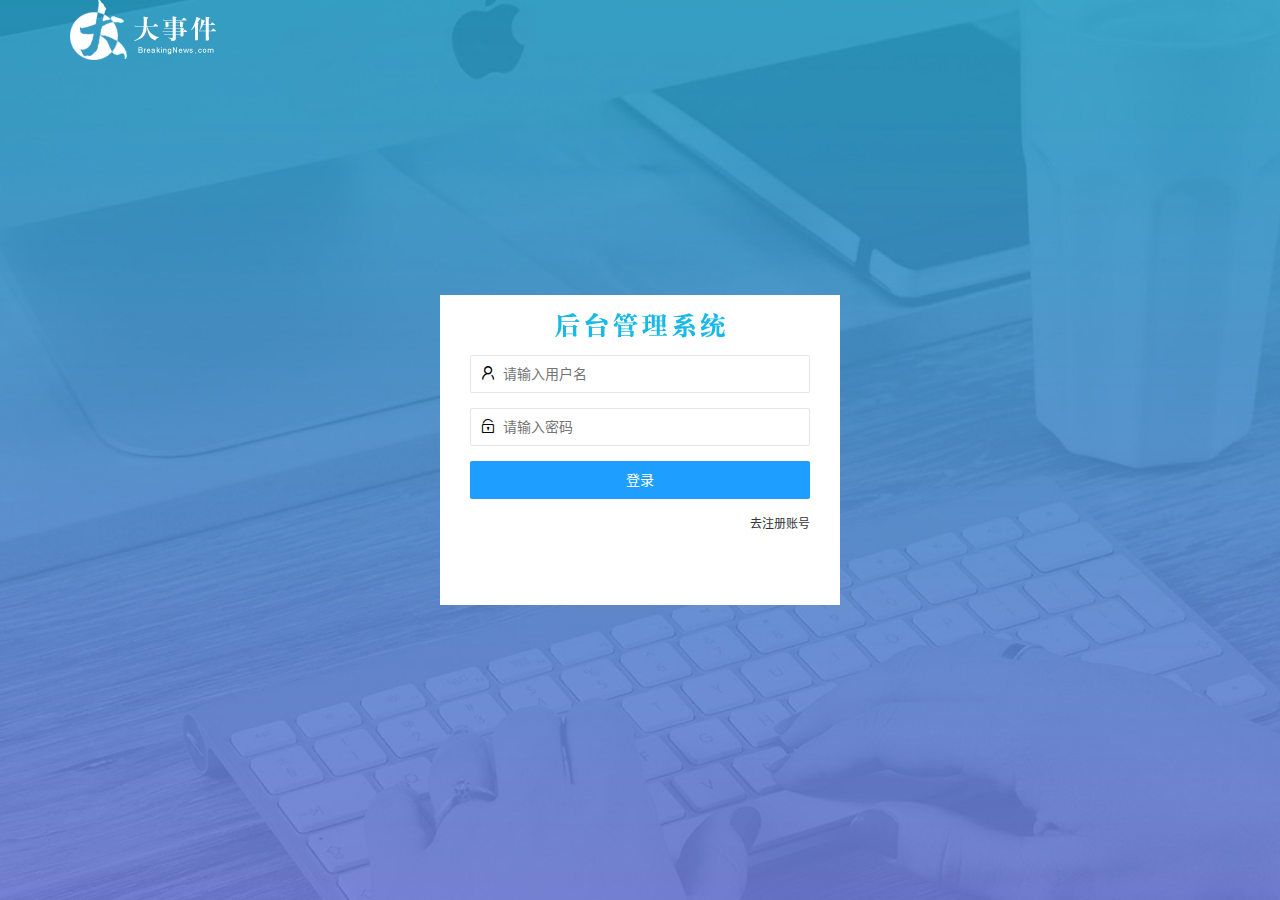
<file: login.html>
<!DOCTYPE html>
<html lang="zh-CN">
  <head>
    <meta charset="UTF-8" />
    <meta name="viewport" content="width=device-width, initial-scale=1.0" />
    <title>大事件-注册/登录页面</title>
    <!-- 引入layui样式 -->
    <link rel="stylesheet" href="/assets/lib/layui/css/layui.css" />
    <!-- 引入自己的样式文件 -->
    <link rel="stylesheet" href="assets/css/login.css" />
  </head>
  <body>
    <!-- logo区 -->
    <div class="layui-main">
      <img src="/assets/images/logo.png" alt="" />
    </div>
    <!-- 注册登录区域 -->
    <div class="loginAndRegBox">
      <!-- 标题区域 -->
      <div class="title-box"></div>
      <!-- 登录 -->
      <div class="login-box">
        <form class="layui-form" id="form-login">
          <!-- 用户名 -->
          <div class="layui-form-item">
            <i class="layui-icon layui-icon-username"></i>
            <input
              type="text"
              name="username"
              required
              lay-verify="required"
              placeholder="请输入用户名"
              autocomplete="off"
              class="layui-input"
            />
          </div>
          <!-- 密码 -->
          <div class="layui-form-item">
            <i class="layui-icon layui-icon-password"></i>
            <input
              type="password"
              name="password"
              required
              lay-verify="required|pwd"
              placeholder="请输入密码"
              autocomplete="off"
              class="layui-input"
            />
          </div>
          <!-- 登录按钮 -->
          <div class="layui-form-item">
            <!-- 注意：表单提交按钮和普通按钮的区别，就是 lay-submit 属性 -->
            <button
              class="layui-btn layui-btn-fluid layui-btn-normal"
              lay-submit
            >
              登录
            </button>
          </div>
          <div class="layui-form-item links">
            <a href="javascript:;" id="link-reg">去注册账号</a>
          </div>
        </form>
      </div>
      <!-- 注册 -->
      <div class="reg-box" style="display: none">
        <form class="layui-form" id="form-reg">
          <!-- 用户名 -->
          <div class="layui-form-item">
            <i class="layui-icon layui-icon-username"></i>
            <input
              type="text"
              name="username"
              required
              lay-verify="required"
              placeholder="请输入用户名"
              autocomplete="off"
              class="layui-input"
            />
          </div>
          <!-- 密码 -->
          <div class="layui-form-item">
            <i class="layui-icon layui-icon-password"></i>
            <input
              type="password"
              name="password"
              required
              lay-verify="required|pwd"
              placeholder="请输入密码"
              autocomplete="off"
              class="layui-input"
            />
          </div>
          <!-- 验证密码 -->
          <div class="layui-form-item">
            <i class="layui-icon layui-icon-password"></i>
            <input
              type="password"
              name="repassword"
              required
              lay-verify="required|pwd|repwd"
              placeholder="再次确认密码"
              autocomplete="off"
              class="layui-input"
            />
          </div>
          <!-- 注册按钮 -->
          <div class="layui-form-item">
            <!-- 注意：表单提交按钮和普通按钮的区别，就是 lay-submit 属性 -->
            <button
              class="layui-btn layui-btn-fluid layui-btn-normal"
              lay-submit
            >
              立即注册
            </button>
          </div>
          <div class="layui-form-item links">
            <a href="javascript:;" id="link-login">去登陆</a>
          </div>
        </form>
      </div>
    </div>
    <!-- 引入layui.all.js文件，校验必选项 -->
    <script src="/assets/lib/layui/layui.all.js"></script>
    <!-- 引入iquery -->
    <script src="/assets/lib/jquery.js"></script>
    <script src="/assets/js/baseAPI.js"></script>
    <!-- 引入自己的js -->
    <script src="/assets/js/login.js"></script>
  </body>
</html>
</file>
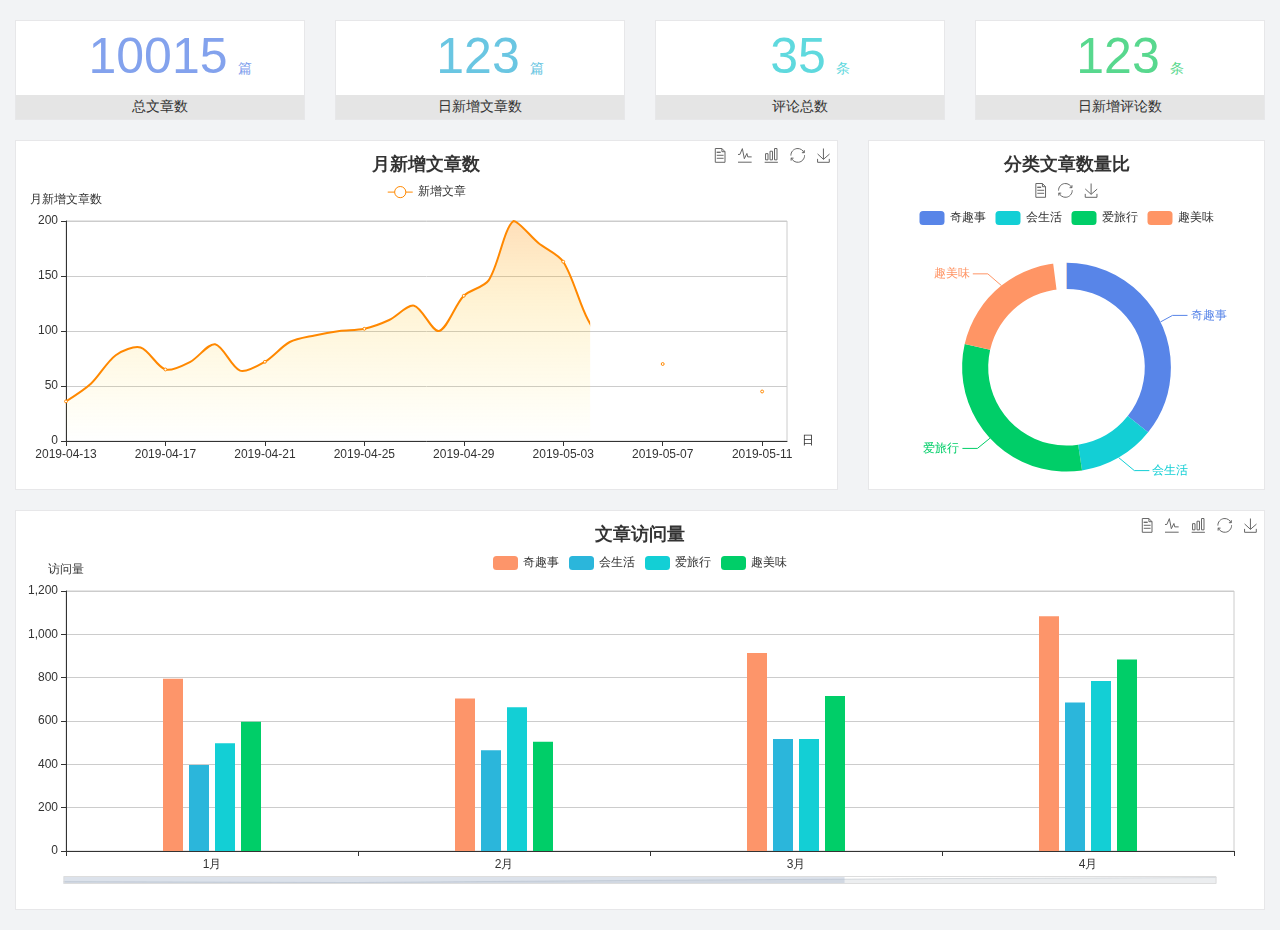
<file: home/dashboard.html>
<!DOCTYPE html>
<html lang="en">

<head>
  <meta charset="UTF-8">
  <meta name="viewport" content="width=device-width, initial-scale=1.0">
  <meta http-equiv="X-UA-Compatible" content="ie=edge">
  <title>图表统计</title>
  <link rel="stylesheet" href="../assets/lib/bootstrap.css" />
  <link rel="stylesheet" href="../assets/lib/main.css" />
  <script src="../assets/lib/jquery.js"></script>
  <script type="text/javascript" src="../assets/lib/echarts.min.js"></script>
</head>

<body>
  <div class="container-fluid">
    <div class="row spannel_list">
      <div class="col-sm-3 col-xs-6">
        <div class="spannel">
          <em>10015</em><span>篇</span>
          <b>总文章数</b>
        </div>
      </div>
      <div class="col-sm-3 col-xs-6">
        <div class="spannel scolor01">
          <em>123</em><span>篇</span>
          <b>日新增文章数</b>
        </div>
      </div>
      <div class="col-sm-3 col-xs-6">
        <div class="spannel scolor02">
          <em>35</em><span>条</span>
          <b>评论总数</b>
        </div>
      </div>
      <div class="col-sm-3 col-xs-6">
        <div class="spannel scolor03">
          <em>123</em><span>条</span>
          <b>日新增评论数</b>
        </div>
      </div>
    </div>
  </div>

  <div class="container-fluid">
    <div class="row curve-pie">
      <div class="col-lg-8 col-md-8">
        <div class="gragh_pannel" id="curve_show"></div>
      </div>
      <div class="col-lg-4 col-md-4">
        <div class="gragh_pannel" id="pie_show"></div>
      </div>
    </div>
  </div>

  <div class="container-fluid">
    <div class="column_pannel" id="column_show"></div>
  </div>

  <script>
    var oChart = echarts.init(document.getElementById('curve_show'));
    var aList_all = [
      { 'count': 36, 'date': '2019-04-13' },
      { 'count': 52, 'date': '2019-04-14' },
      { 'count': 78, 'date': '2019-04-15' },
      { 'count': 85, 'date': '2019-04-16' },
      { 'count': 65, 'date': '2019-04-17' },
      { 'count': 72, 'date': '2019-04-18' },
      { 'count': 88, 'date': '2019-04-19' },
      { 'count': 64, 'date': '2019-04-20' },
      { 'count': 72, 'date': '2019-04-21' },
      { 'count': 90, 'date': '2019-04-22' },
      { 'count': 96, 'date': '2019-04-23' },
      { 'count': 100, 'date': '2019-04-24' },
      { 'count': 102, 'date': '2019-04-25' },
      { 'count': 110, 'date': '2019-04-26' },
      { 'count': 123, 'date': '2019-04-27' },
      { 'count': 100, 'date': '2019-04-28' },
      { 'count': 132, 'date': '2019-04-29' },
      { 'count': 146, 'date': '2019-04-30' },
      { 'count': 200, 'date': '2019-05-01' },
      { 'count': 180, 'date': '2019-05-02' },
      { 'count': 163, 'date': '2019-05-03' },
      { 'count': 110, 'date': '2019-05-04' },
      { 'count': 80, 'date': '2019-05-05' },
      { 'count': 82, 'date': '2019-05-06' },
      { 'count': 70, 'date': '2019-05-07' },
      { 'count': 65, 'date': '2019-05-08' },
      { 'count': 54, 'date': '2019-05-09' },
      { 'count': 40, 'date': '2019-05-10' },
      { 'count': 45, 'date': '2019-05-11' },
      { 'count': 38, 'date': '2019-05-12' },
    ];

    let aCount = [];
    let aDate = [];

    for (var i = 0; i < aList_all.length; i++) {
      aCount.push(aList_all[i].count);
      aDate.push(aList_all[i].date);
    }

    var chartopt = {
      title: {
        text: '月新增文章数',
        left: 'center',
        top: '10'
      },
      tooltip: {
        trigger: 'axis'
      },
      legend: {
        data: ['新增文章'],
        top: '40'
      },
      toolbox: {
        show: true,
        feature: {
          mark: { show: true },
          dataView: { show: true, readOnly: false },
          magicType: { show: true, type: ['line', 'bar'] },
          restore: { show: true },
          saveAsImage: { show: true }
        }
      },
      calculable: true,
      xAxis: [
        {
          name: '日',
          type: 'category',
          boundaryGap: false,
          data: aDate
        }
      ],
      yAxis: [
        {
          name: '月新增文章数',
          type: 'value'
        }
      ],
      series: [
        {
          name: '新增文章',
          type: 'line',
          smooth: true,
          itemStyle: { normal: { areaStyle: { type: 'default' }, color: '#f80' }, lineStyle: { color: '#f80' } },
          data: aCount
        }],
      areaStyle: {
        normal: {
          color: new echarts.graphic.LinearGradient(0, 0, 0, 1, [{
            offset: 0,
            color: 'rgba(255,136,0,0.39)'
          }, {
            offset: .34,
            color: 'rgba(255,180,0,0.25)'
          }, {
            offset: 1,
            color: 'rgba(255,222,0,0.00)'
          }])

        }
      },
      grid: {
        show: true,
        x: 50,
        x2: 50,
        y: 80,
        height: 220
      }
    };

    oChart.setOption(chartopt);


    var oPie = echarts.init(document.getElementById('pie_show'));
    var oPieopt =
    {
      title: {
        top: 10,
        text: '分类文章数量比',
        x: 'center'
      },
      tooltip: {
        trigger: 'item',
        formatter: "{a} <br/>{b} : {c} ({d}%)"
      },
      color: ['#5885e8', '#13cfd5', '#00ce68', '#ff9565'],
      legend: {
        x: 'center',
        top: 65,
        data: ['奇趣事', '会生活', '爱旅行', '趣美味']
      },
      toolbox: {
        show: true,
        x: 'center',
        top: 35,
        feature: {
          mark: { show: true },
          dataView: { show: true, readOnly: false },
          magicType: {
            show: true,
            type: ['pie', 'funnel'],
            option: {
              funnel: {
                x: '25%',
                width: '50%',
                funnelAlign: 'left',
                max: 1548
              }
            }
          },
          restore: { show: true },
          saveAsImage: { show: true }
        }
      },
      calculable: true,
      series: [
        {
          name: '访问来源',
          type: 'pie',
          radius: ['45%', '60%'],
          center: ['50%', '65%'],
          data: [
            { value: 300, name: '奇趣事' },
            { value: 100, name: '会生活' },
            { value: 260, name: '爱旅行' },
            { value: 180, name: '趣美味' }
          ]
        }
      ]
    };
    oPie.setOption(oPieopt);



    var oColumn = this.echarts.init(document.getElementById('column_show'));
    var oColumnopt =
    {
      title: {
        text: '文章访问量',
        left: 'center',
        top: '10'
      },
      tooltip: {
        trigger: 'axis'
      },
      legend: {
        data: ['奇趣事', '会生活', '爱旅行', '趣美味'],
        top: '40'
      },
      toolbox: {
        show: true,
        feature: {
          mark: { show: true },
          dataView: { show: true, readOnly: false },
          magicType: { show: true, type: ['line', 'bar'] },
          restore: { show: true },
          saveAsImage: { show: true }
        }
      },
      calculable: true,
      xAxis: [
        {
          type: 'category',
          data: ['1月', '2月', '3月', '4月', '5月']
        }
      ],
      yAxis: [
        {
          name: '访问量',
          type: 'value'
        }
      ],
      series: [
        {
          name: '奇趣事',
          type: 'bar',
          barWidth: 20,
          itemStyle: {
            normal: { areaStyle: { type: 'default' }, color: '#fd956a' }
          },
          data: [800, 708, 920, 1090, 1200]
        },
        {
          name: '会生活',
          type: 'bar',
          barWidth: 20,
          itemStyle: {
            normal: { areaStyle: { type: 'default' }, color: '#2bb6db' }
          },
          data: [400, 468, 520, 690, 800]
        },
        {
          name: '爱旅行',
          type: 'bar',
          barWidth: 20,
          itemStyle: {
            normal: { areaStyle: { type: 'default' }, color: '#13cfd5' }
          },
          data: [500, 668, 520, 790, 900]
        },
        {
          name: '趣美味',
          type: 'bar',
          barWidth: 20,
          itemStyle: {
            normal: { areaStyle: { type: 'default' }, color: '#00ce68' }
          },
          data: [600, 508, 720, 890, 1000]
        }
      ],
      grid: {
        show: true,
        x: 50,
        x2: 30,
        y: 80,
        height: 260
      },
      dataZoom: [//给x轴设置滚动条
        {
          start: 0,//默认为0
          end: 100 - 1000 / 31,//默认为100
          type: 'slider',
          show: true,
          xAxisIndex: [0],
          handleSize: 0,//滑动条的 左右2个滑动条的大小
          height: 8,//组件高度
          left: 45, //左边的距离
          right: 50,//右边的距离
          bottom: 26,//右边的距离
          handleColor: '#ddd',//h滑动图标的颜色
          handleStyle: {
            borderColor: "#cacaca",
            borderWidth: "1",
            shadowBlur: 2,
            background: "#ddd",
            shadowColor: "#ddd",
          }
        }]
    };
    oColumn.setOption(oColumnopt);
  </script>
</body>

</html>
</file>
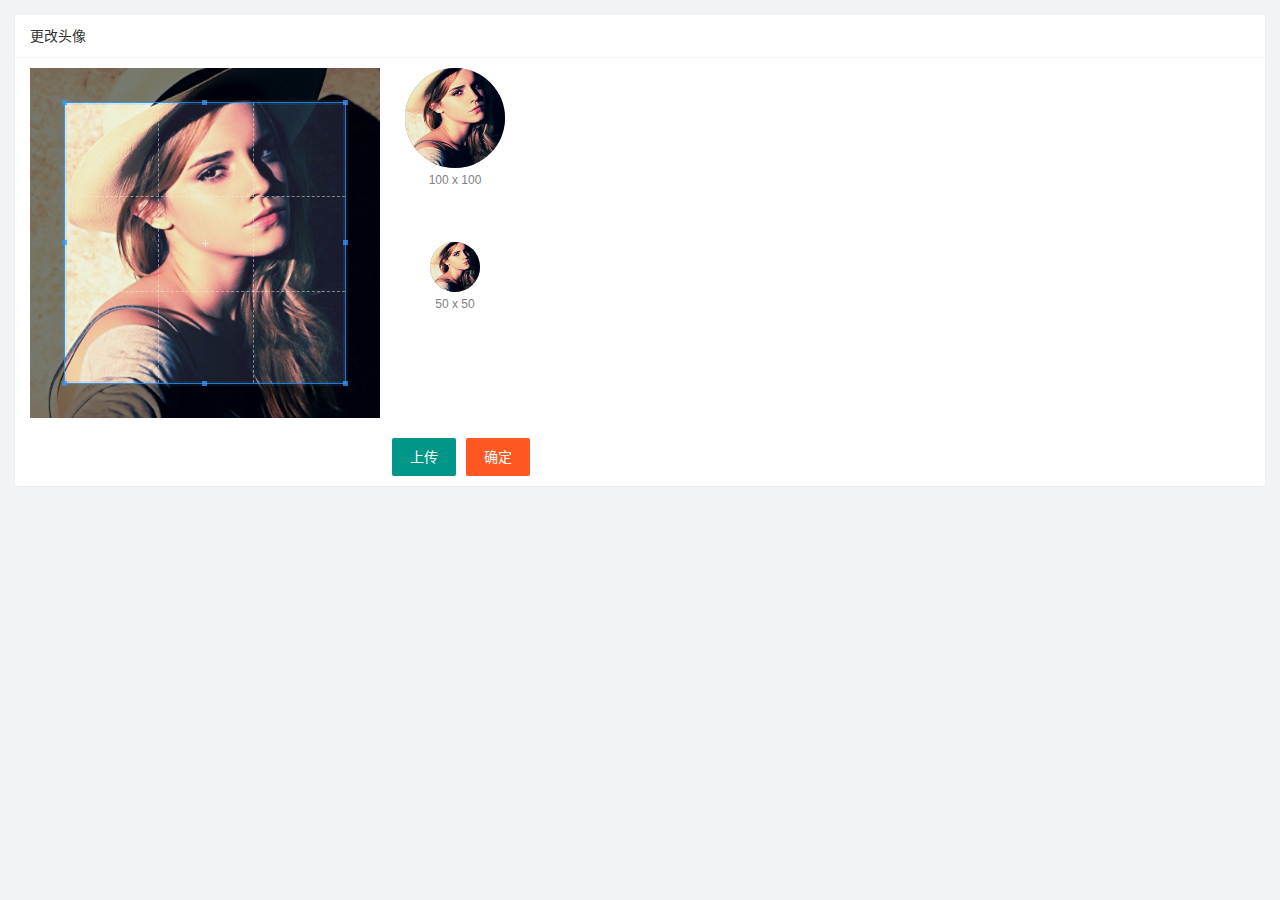
<file: user/user-avatar.html>
<!DOCTYPE html>
<html lang="zh-CN">
  <head>
    <meta charset="UTF-8" />
    <meta name="viewport" content="width=device-width, initial-scale=1.0" />
    <title>更换头像</title>
    <link rel="stylesheet" href="/assets/lib/layui/css/layui.css" />
    <link rel="stylesheet" href="/assets/lib/cropper/cropper.css" />
    <link rel="stylesheet" href="/assets/css/user/user-avatar.css" />
  </head>
  <body>
    <div class="layui-card">
      <div class="layui-card-header">更改头像</div>
      <div class="layui-card-body">
        <div class="row1">
            <!-- 图片裁剪区域 -->
            <div class="cropper-box">
              <!-- 这个 img 标签很重要，将来会把它初始化为裁剪区域 -->
              <img id="image" src="/assets/images/sample.jpg" />
            </div>
            <!-- 图片的预览区域 -->
            <div class="preview-box">
              <div>
                <!-- 宽高为 100px 的预览区域 -->
                <div class="img-preview w100"></div>
                <p class="size">100 x 100</p>
              </div>
              <div>
                <!-- 宽高为 50px 的预览区域 -->
                <div class="img-preview w50"></div>
                <p class="size">50 x 50</p>
              </div>
            </div>
          </div
          <!-- 第二行的按钮区域 -->
          <div class="row2">
              <input type="file" id="file" accept="image/png,image/jpeg">
            <button id="btnChooseImage" type="button"   class="layui-btn">上传</button>
            <button id="btnUpload" type="button" class="layui-btn layui-btn-danger">确定</button>
          </div>
      </div>
    </div>
    <script src="/assets/lib/layui/layui.all.js"></script>
    <script src="/assets/lib/jquery.js"></script>
    <script src="/assets/lib/cropper/Cropper.js"></script>
    <script src="/assets/lib/cropper/jquery-cropper.js"></script>
    <script src="/assets/js/baseAPI.js"></script>
    <script src="/assets/js/user-avatar.js"></script>
  </body>
</html>
</file>
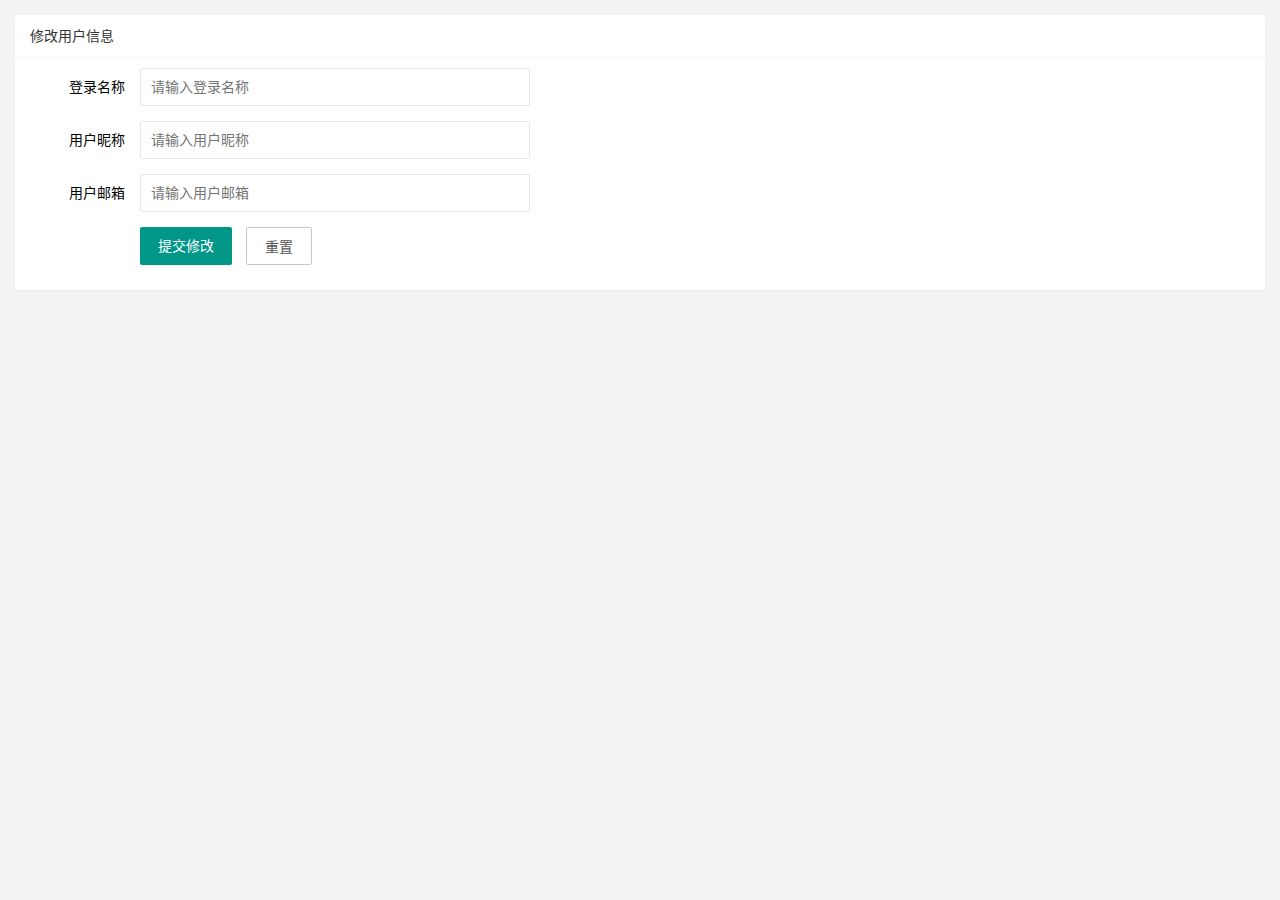
<file: user/user-info.html>
<!DOCTYPE html>
<html lang="zh-CN">
  <head>
    <meta charset="UTF-8" />
    <meta name="viewport" content="width=device-width, initial-scale=1.0" />
    <title>Document</title>
    <link rel="stylesheet" href="/assets/lib/layui/css/layui.css" />
    <link rel="stylesheet" href="/assets/css/user/user-info.css" />
  </head>
  <body>
    <div class="layui-card">
      <div class="layui-card-header">修改用户信息</div>
      <div class="layui-card-body">
        <!-- form 表单区域 -->
        <form class="layui-form" lay-filter="formUserInfo">
          <!-- 隐藏域保存id -->
          <input type="hidden" name="id" />
          <div class="layui-form-item">
            <label class="layui-form-label">登录名称</label>
            <div class="layui-input-block">
              <input
                type="text"
                name="username"
                required
                lay-verify="required"
                placeholder="请输入登录名称"
                autocomplete="off"
                class="layui-input"
                readonly
              />
            </div>
          </div>
          <div class="layui-form-item">
            <label class="layui-form-label">用户昵称</label>
            <div class="layui-input-block">
              <input
                type="text"
                name="nickname"
                required
                lay-verify="required|nickname"
                placeholder="请输入用户昵称"
                autocomplete="off"
                class="layui-input"
              />
            </div>
          </div>
          <div class="layui-form-item">
            <label class="layui-form-label">用户邮箱</label>
            <div class="layui-input-block">
              <input
                type="text"
                name="email"
                required
                lay-verify="required|email"
                placeholder="请输入用户邮箱"
                autocomplete="off"
                class="layui-input"
              />
            </div>
          </div>
          <div class="layui-form-item">
            <div class="layui-input-block">
              <button class="layui-btn" lay-submit lay-filter="formDemo">
                提交修改
              </button>
              <button
                id="btnReset"
                type="reset"
                class="layui-btn layui-btn-primary"
              >
                重置
              </button>
            </div>
          </div>
        </form>
      </div>
    </div>
    <script src="/assets/lib/layui/layui.all.js"></script>
    <script src="/assets/lib/jquery.js"></script>
    <script src="/assets/js/baseAPI.js"></script>
    <script src="/assets/js/user-info.js"></script>
  </body>
</html>
</file>
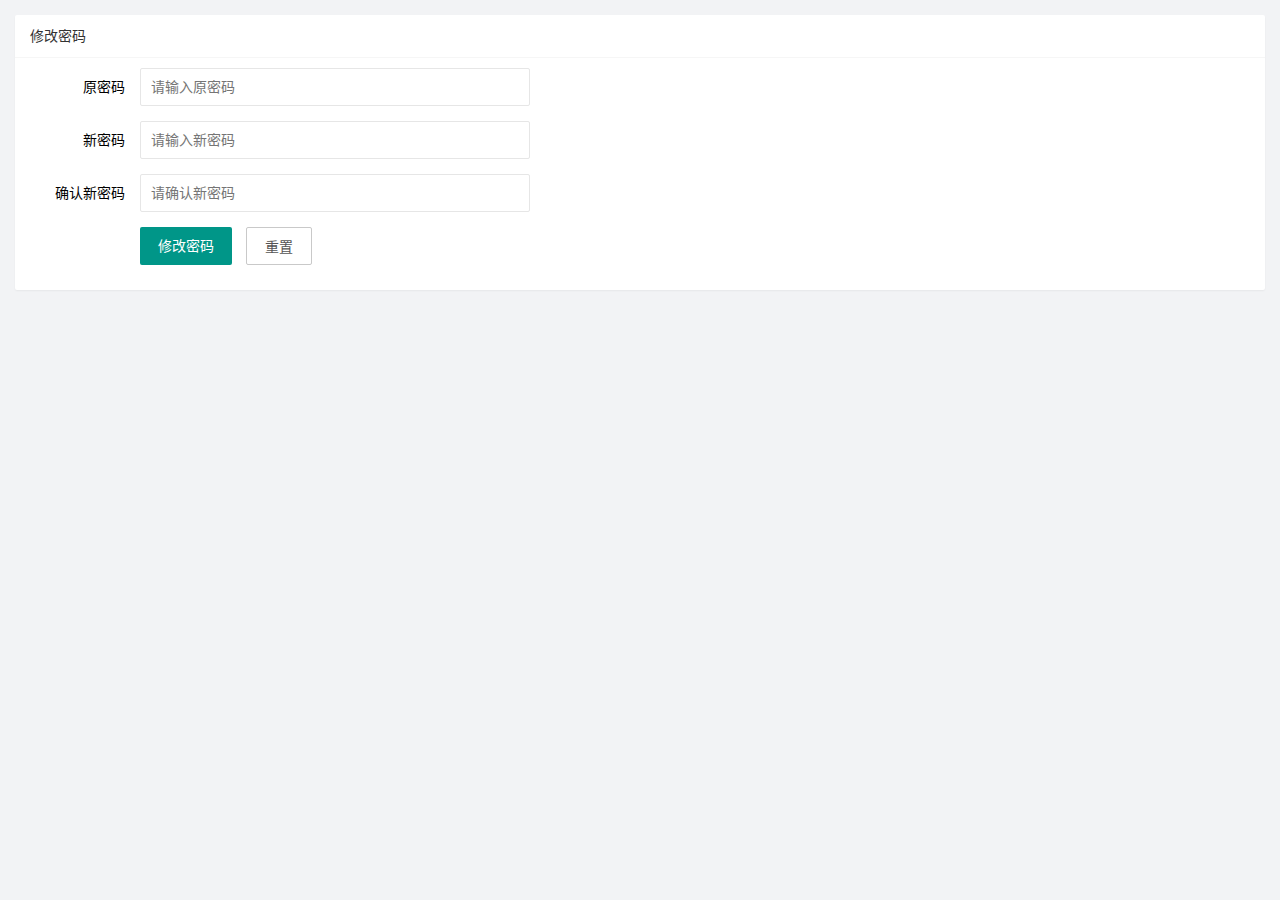
<file: user/user-pwd.html>
<!DOCTYPE html>
<html lang="zh-CN">
  <head>
    <meta charset="UTF-8" />
    <meta name="viewport" content="width=device-width, initial-scale=1.0" />
    <title>修改密码</title>
    <link rel="stylesheet" href="/assets/lib/layui/css/layui.css" />
    <link rel="stylesheet" href="/assets/css/user/user-pwd.css" />
  </head>
  <body>
    <div class="layui-card">
      <div class="layui-card-header">修改密码</div>
      <div class="layui-card-body">
        <!-- form 表单区域 -->
        <form class="layui-form" lay-filter="formUserInfo">
          <!-- 隐藏域保存id -->
          <input type="hidden" name="id" />
          <div class="layui-form-item">
            <label class="layui-form-label">原密码</label>
            <div class="layui-input-block">
              <input
                type="text"
                name="oldPwd"
                required
                lay-verify="required|pwd"
                placeholder="请输入原密码"
                autocomplete="off"
                class="layui-input"
              />
            </div>
          </div>
          <div class="layui-form-item">
            <label class="layui-form-label">新密码</label>
            <div class="layui-input-block">
              <input
                type="text"
                name="newPwd"
                required
                lay-verify="required|pwd|samePwd"
                placeholder="请输入新密码"
                autocomplete="off"
                class="layui-input"
              />
            </div>
          </div>
          <div class="layui-form-item">
            <label class="layui-form-label">确认新密码</label>
            <div class="layui-input-block">
              <input
                type="text"
                name="rePwd"
                required
                lay-verify="required|pwd|rePwd"
                placeholder="请确认新密码"
                autocomplete="off"
                class="layui-input"
              />
            </div>
          </div>
          <div class="layui-form-item">
            <div class="layui-input-block">
              <button class="layui-btn" lay-submit lay-filter="formDemo">
                修改密码
              </button>
              <button
                id="btnReset"
                type="reset"
                class="layui-btn layui-btn-primary"
              >
                重置
              </button>
            </div>
          </div>
        </form>
      </div>
    </div>
    <script src="/assets/lib/layui/layui.all.js"></script>
    <script src="/assets/lib/jquery.js"></script>
    <script src="/assets/js/baseAPI.js"></script>
    <script src="/assets/js/user-pwd.js"></script>
  </body>
</html>
</file>
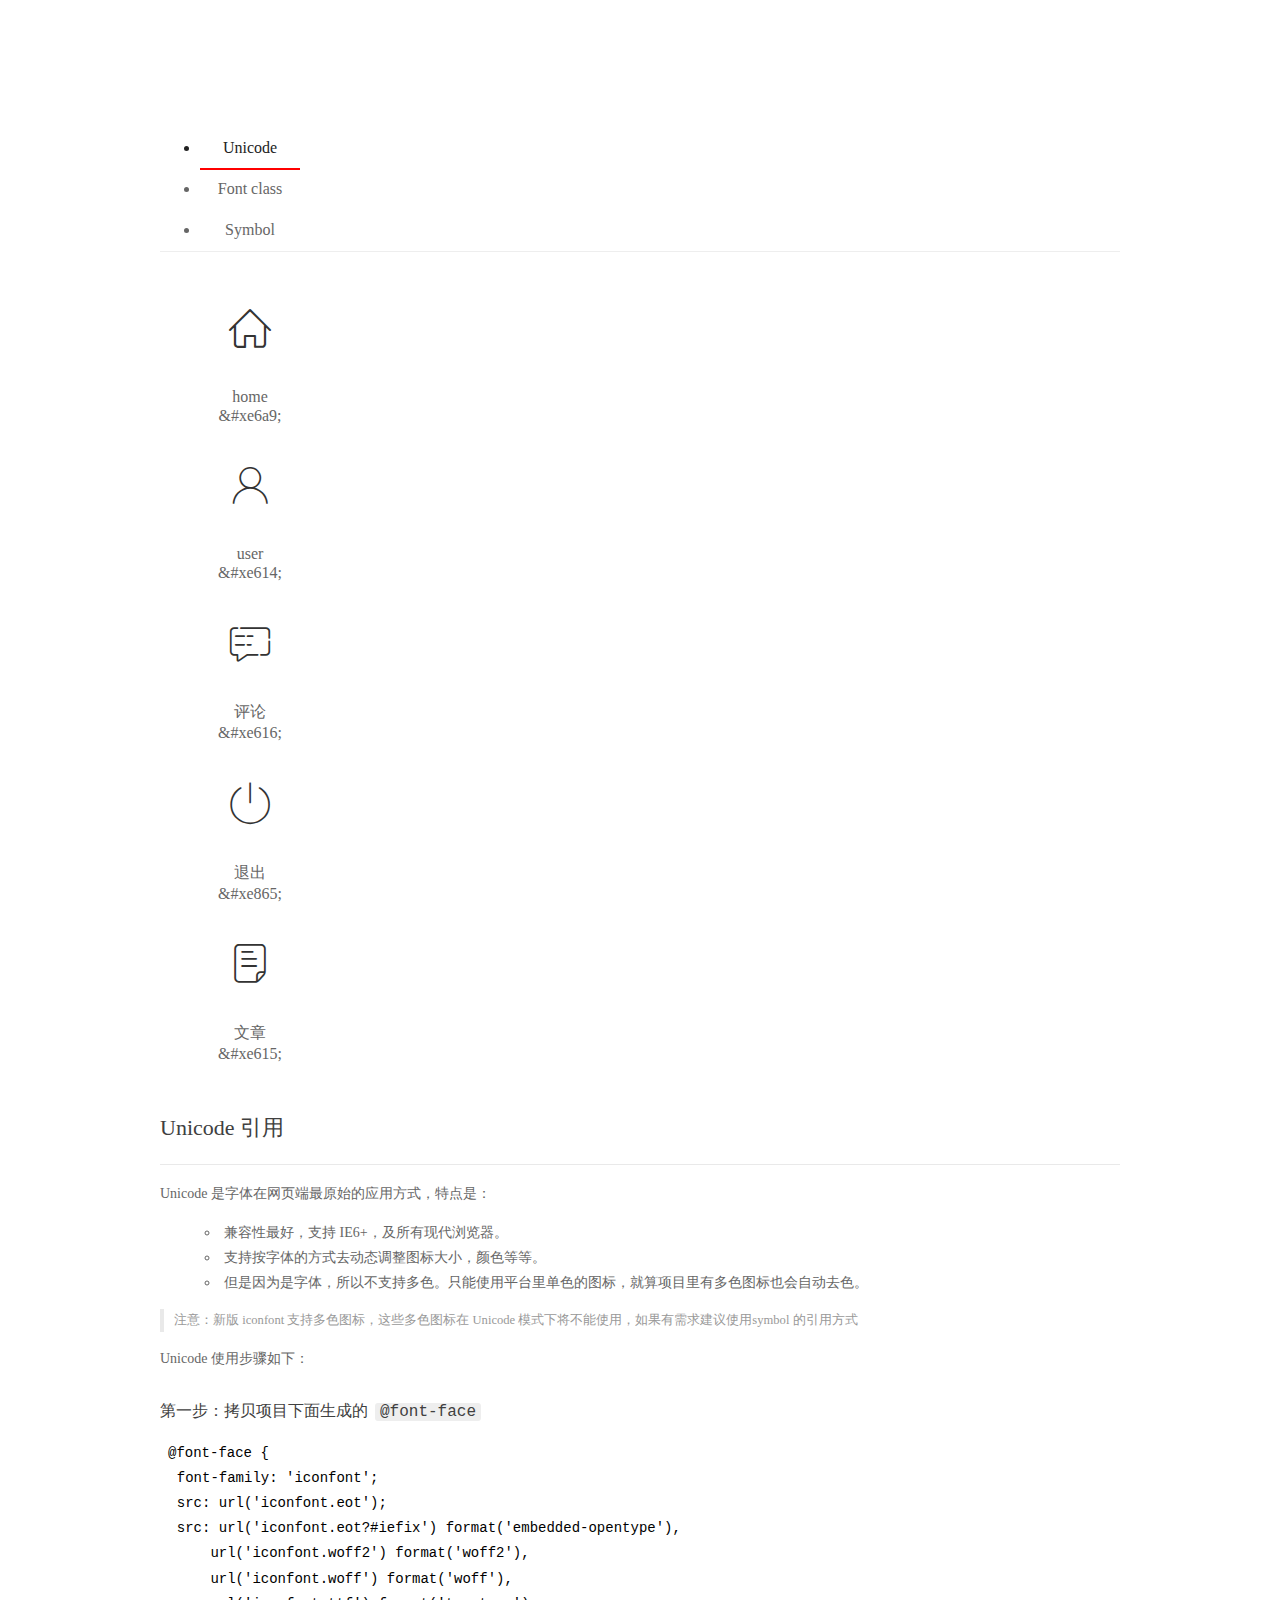
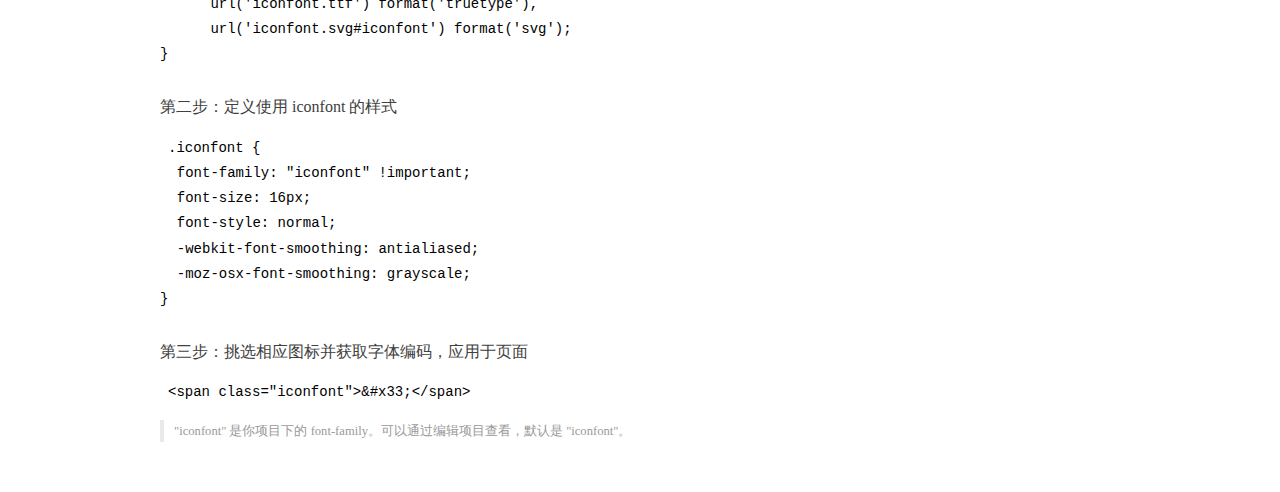
<file: assets/fonts/demo_index.html>
<!DOCTYPE html>
<html>
<head>
  <meta charset="utf-8"/>
  <title>IconFont Demo</title>
  <link rel="shortcut icon" href="https://gtms04.alicdn.com/tps/i4/TB1_oz6GVXXXXaFXpXXJDFnIXXX-64-64.ico" type="image/x-icon"/>
  <link rel="stylesheet" href="https://g.alicdn.com/thx/cube/1.3.2/cube.min.css">
  <link rel="stylesheet" href="demo.css">
  <link rel="stylesheet" href="iconfont.css">
  <script src="iconfont.js"></script>
  <!-- jQuery -->
  <script src="https://a1.alicdn.com/oss/uploads/2018/12/26/7bfddb60-08e8-11e9-9b04-53e73bb6408b.js"></script>
  <!-- 代码高亮 -->
  <script src="https://a1.alicdn.com/oss/uploads/2018/12/26/a3f714d0-08e6-11e9-8a15-ebf944d7534c.js"></script>
</head>
<body>
  <div class="main">
    <h1 class="logo"><a href="https://www.iconfont.cn/" title="iconfont 首页" target="_blank">&#xe86b;</a></h1>
    <div class="nav-tabs">
      <ul id="tabs" class="dib-box">
        <li class="dib active"><span>Unicode</span></li>
        <li class="dib"><span>Font class</span></li>
        <li class="dib"><span>Symbol</span></li>
      </ul>
      
    </div>
    <div class="tab-container">
      <div class="content unicode" style="display: block;">
          <ul class="icon_lists dib-box">
          
            <li class="dib">
              <span class="icon iconfont">&#xe6a9;</span>
                <div class="name">home</div>
                <div class="code-name">&amp;#xe6a9;</div>
              </li>
          
            <li class="dib">
              <span class="icon iconfont">&#xe614;</span>
                <div class="name">user</div>
                <div class="code-name">&amp;#xe614;</div>
              </li>
          
            <li class="dib">
              <span class="icon iconfont">&#xe616;</span>
                <div class="name">评论</div>
                <div class="code-name">&amp;#xe616;</div>
              </li>
          
            <li class="dib">
              <span class="icon iconfont">&#xe865;</span>
                <div class="name">退出</div>
                <div class="code-name">&amp;#xe865;</div>
              </li>
          
            <li class="dib">
              <span class="icon iconfont">&#xe615;</span>
                <div class="name">文章</div>
                <div class="code-name">&amp;#xe615;</div>
              </li>
          
          </ul>
          <div class="article markdown">
          <h2 id="unicode-">Unicode 引用</h2>
          <hr>

          <p>Unicode 是字体在网页端最原始的应用方式，特点是：</p>
          <ul>
            <li>兼容性最好，支持 IE6+，及所有现代浏览器。</li>
            <li>支持按字体的方式去动态调整图标大小，颜色等等。</li>
            <li>但是因为是字体，所以不支持多色。只能使用平台里单色的图标，就算项目里有多色图标也会自动去色。</li>
          </ul>
          <blockquote>
            <p>注意：新版 iconfont 支持多色图标，这些多色图标在 Unicode 模式下将不能使用，如果有需求建议使用symbol 的引用方式</p>
          </blockquote>
          <p>Unicode 使用步骤如下：</p>
          <h3 id="-font-face">第一步：拷贝项目下面生成的 <code>@font-face</code></h3>
<pre><code class="language-css"
>@font-face {
  font-family: 'iconfont';
  src: url('iconfont.eot');
  src: url('iconfont.eot?#iefix') format('embedded-opentype'),
      url('iconfont.woff2') format('woff2'),
      url('iconfont.woff') format('woff'),
      url('iconfont.ttf') format('truetype'),
      url('iconfont.svg#iconfont') format('svg');
}
</code></pre>
          <h3 id="-iconfont-">第二步：定义使用 iconfont 的样式</h3>
<pre><code class="language-css"
>.iconfont {
  font-family: "iconfont" !important;
  font-size: 16px;
  font-style: normal;
  -webkit-font-smoothing: antialiased;
  -moz-osx-font-smoothing: grayscale;
}
</code></pre>
          <h3 id="-">第三步：挑选相应图标并获取字体编码，应用于页面</h3>
<pre>
<code class="language-html"
>&lt;span class="iconfont"&gt;&amp;#x33;&lt;/span&gt;
</code></pre>
          <blockquote>
            <p>"iconfont" 是你项目下的 font-family。可以通过编辑项目查看，默认是 "iconfont"。</p>
          </blockquote>
          </div>
      </div>
      <div class="content font-class">
        <ul class="icon_lists dib-box">
          
          <li class="dib">
            <span class="icon iconfont icon-home"></span>
            <div class="name">
              home
            </div>
            <div class="code-name">.icon-home
            </div>
          </li>
          
          <li class="dib">
            <span class="icon iconfont icon-user"></span>
            <div class="name">
              user
            </div>
            <div class="code-name">.icon-user
            </div>
          </li>
          
          <li class="dib">
            <span class="icon iconfont icon-pinglun"></span>
            <div class="name">
              评论
            </div>
            <div class="code-name">.icon-pinglun
            </div>
          </li>
          
          <li class="dib">
            <span class="icon iconfont icon-tuichu"></span>
            <div class="name">
              退出
            </div>
            <div class="code-name">.icon-tuichu
            </div>
          </li>
          
          <li class="dib">
            <span class="icon iconfont icon-16"></span>
            <div class="name">
              文章
            </div>
            <div class="code-name">.icon-16
            </div>
          </li>
          
        </ul>
        <div class="article markdown">
        <h2 id="font-class-">font-class 引用</h2>
        <hr>

        <p>font-class 是 Unicode 使用方式的一种变种，主要是解决 Unicode 书写不直观，语意不明确的问题。</p>
        <p>与 Unicode 使用方式相比，具有如下特点：</p>
        <ul>
          <li>兼容性良好，支持 IE8+，及所有现代浏览器。</li>
          <li>相比于 Unicode 语意明确，书写更直观。可以很容易分辨这个 icon 是什么。</li>
          <li>因为使用 class 来定义图标，所以当要替换图标时，只需要修改 class 里面的 Unicode 引用。</li>
          <li>不过因为本质上还是使用的字体，所以多色图标还是不支持的。</li>
        </ul>
        <p>使用步骤如下：</p>
        <h3 id="-fontclass-">第一步：引入项目下面生成的 fontclass 代码：</h3>
<pre><code class="language-html">&lt;link rel="stylesheet" href="./iconfont.css"&gt;
</code></pre>
        <h3 id="-">第二步：挑选相应图标并获取类名，应用于页面：</h3>
<pre><code class="language-html">&lt;span class="iconfont icon-xxx"&gt;&lt;/span&gt;
</code></pre>
        <blockquote>
          <p>"
            iconfont" 是你项目下的 font-family。可以通过编辑项目查看，默认是 "iconfont"。</p>
        </blockquote>
      </div>
      </div>
      <div class="content symbol">
          <ul class="icon_lists dib-box">
          
            <li class="dib">
                <svg class="icon svg-icon" aria-hidden="true">
                  <use xlink:href="#icon-home"></use>
                </svg>
                <div class="name">home</div>
                <div class="code-name">#icon-home</div>
            </li>
          
            <li class="dib">
                <svg class="icon svg-icon" aria-hidden="true">
                  <use xlink:href="#icon-user"></use>
                </svg>
                <div class="name">user</div>
                <div class="code-name">#icon-user</div>
            </li>
          
            <li class="dib">
                <svg class="icon svg-icon" aria-hidden="true">
                  <use xlink:href="#icon-pinglun"></use>
                </svg>
                <div class="name">评论</div>
                <div class="code-name">#icon-pinglun</div>
            </li>
          
            <li class="dib">
                <svg class="icon svg-icon" aria-hidden="true">
                  <use xlink:href="#icon-tuichu"></use>
                </svg>
                <div class="name">退出</div>
                <div class="code-name">#icon-tuichu</div>
            </li>
          
            <li class="dib">
                <svg class="icon svg-icon" aria-hidden="true">
                  <use xlink:href="#icon-16"></use>
                </svg>
                <div class="name">文章</div>
                <div class="code-name">#icon-16</div>
            </li>
          
          </ul>
          <div class="article markdown">
          <h2 id="symbol-">Symbol 引用</h2>
          <hr>

          <p>这是一种全新的使用方式，应该说这才是未来的主流，也是平台目前推荐的用法。相关介绍可以参考这篇<a href="">文章</a>
            这种用法其实是做了一个 SVG 的集合，与另外两种相比具有如下特点：</p>
          <ul>
            <li>支持多色图标了，不再受单色限制。</li>
            <li>通过一些技巧，支持像字体那样，通过 <code>font-size</code>, <code>color</code> 来调整样式。</li>
            <li>兼容性较差，支持 IE9+，及现代浏览器。</li>
            <li>浏览器渲染 SVG 的性能一般，还不如 png。</li>
          </ul>
          <p>使用步骤如下：</p>
          <h3 id="-symbol-">第一步：引入项目下面生成的 symbol 代码：</h3>
<pre><code class="language-html">&lt;script src="./iconfont.js"&gt;&lt;/script&gt;
</code></pre>
          <h3 id="-css-">第二步：加入通用 CSS 代码（引入一次就行）：</h3>
<pre><code class="language-html">&lt;style&gt;
.icon {
  width: 1em;
  height: 1em;
  vertical-align: -0.15em;
  fill: currentColor;
  overflow: hidden;
}
&lt;/style&gt;
</code></pre>
          <h3 id="-">第三步：挑选相应图标并获取类名，应用于页面：</h3>
<pre><code class="language-html">&lt;svg class="icon" aria-hidden="true"&gt;
  &lt;use xlink:href="#icon-xxx"&gt;&lt;/use&gt;
&lt;/svg&gt;
</code></pre>
          </div>
      </div>

    </div>
  </div>
  <script>
  $(document).ready(function () {
      $('.tab-container .content:first').show()

      $('#tabs li').click(function (e) {
        var tabContent = $('.tab-container .content')
        var index = $(this).index()

        if ($(this).hasClass('active')) {
          return
        } else {
          $('#tabs li').removeClass('active')
          $(this).addClass('active')

          tabContent.hide().eq(index).fadeIn()
        }
      })
    })
  </script>
</body>
</html>
</file>
<file: assets/lib/layui/css/layui.css>
/** layui-v2.5.5 MIT License By https://www.layui.com */
 .layui-inline,img{display:inline-block;vertical-align:middle}h1,h2,h3,h4,h5,h6{font-weight:400}.layui-edge,.layui-header,.layui-inline,.layui-main{position:relative}.layui-body,.layui-edge,.layui-elip{overflow:hidden}.layui-btn,.layui-edge,.layui-inline,img{vertical-align:middle}.layui-btn,.layui-disabled,.layui-icon,.layui-unselect{-moz-user-select:none;-webkit-user-select:none;-ms-user-select:none}.layui-elip,.layui-form-checkbox span,.layui-form-pane .layui-form-label{text-overflow:ellipsis;white-space:nowrap}.layui-breadcrumb,.layui-tree-btnGroup{visibility:hidden}blockquote,body,button,dd,div,dl,dt,form,h1,h2,h3,h4,h5,h6,input,li,ol,p,pre,td,textarea,th,ul{margin:0;padding:0;-webkit-tap-highlight-color:rgba(0,0,0,0)}a:active,a:hover{outline:0}img{border:none}li{list-style:none}table{border-collapse:collapse;border-spacing:0}h4,h5,h6{font-size:100%}button,input,optgroup,option,select,textarea{font-family:inherit;font-size:inherit;font-style:inherit;font-weight:inherit;outline:0}pre{white-space:pre-wrap;white-space:-moz-pre-wrap;white-space:-pre-wrap;white-space:-o-pre-wrap;word-wrap:break-word}body{line-height:24px;font:14px Helvetica Neue,Helvetica,PingFang SC,Tahoma,Arial,sans-serif}hr{height:1px;margin:10px 0;border:0;clear:both}a{color:#333;text-decoration:none}a:hover{color:#777}a cite{font-style:normal;*cursor:pointer}.layui-border-box,.layui-border-box *{box-sizing:border-box}.layui-box,.layui-box *{box-sizing:content-box}.layui-clear{clear:both;*zoom:1}.layui-clear:after{content:'\20';clear:both;*zoom:1;display:block;height:0}.layui-inline{*display:inline;*zoom:1}.layui-edge{display:inline-block;width:0;height:0;border-width:6px;border-style:dashed;border-color:transparent}.layui-edge-top{top:-4px;border-bottom-color:#999;border-bottom-style:solid}.layui-edge-right{border-left-color:#999;border-left-style:solid}.layui-edge-bottom{top:2px;border-top-color:#999;border-top-style:solid}.layui-edge-left{border-right-color:#999;border-right-style:solid}.layui-disabled,.layui-disabled:hover{color:#d2d2d2!important;cursor:not-allowed!important}.layui-circle{border-radius:100%}.layui-show{display:block!important}.layui-hide{display:none!important}@font-face{font-family:layui-icon;src:url(../font/iconfont.eot?v=250);src:url(../font/iconfont.eot?v=250#iefix) format('embedded-opentype'),url(../font/iconfont.woff2?v=250) format('woff2'),url(../font/iconfont.woff?v=250) format('woff'),url(../font/iconfont.ttf?v=250) format('truetype'),url(../font/iconfont.svg?v=250#layui-icon) format('svg')}.layui-icon{font-family:layui-icon!important;font-size:16px;font-style:normal;-webkit-font-smoothing:antialiased;-moz-osx-font-smoothing:grayscale}.layui-icon-reply-fill:before{content:"\e611"}.layui-icon-set-fill:before{content:"\e614"}.layui-icon-menu-fill:before{content:"\e60f"}.layui-icon-search:before{content:"\e615"}.layui-icon-share:before{content:"\e641"}.layui-icon-set-sm:before{content:"\e620"}.layui-icon-engine:before{content:"\e628"}.layui-icon-close:before{content:"\1006"}.layui-icon-close-fill:before{content:"\1007"}.layui-icon-chart-screen:before{content:"\e629"}.layui-icon-star:before{content:"\e600"}.layui-icon-circle-dot:before{content:"\e617"}.layui-icon-chat:before{content:"\e606"}.layui-icon-release:before{content:"\e609"}.layui-icon-list:before{content:"\e60a"}.layui-icon-chart:before{content:"\e62c"}.layui-icon-ok-circle:before{content:"\1005"}.layui-icon-layim-theme:before{content:"\e61b"}.layui-icon-table:before{content:"\e62d"}.layui-icon-right:before{content:"\e602"}.layui-icon-left:before{content:"\e603"}.layui-icon-cart-simple:before{content:"\e698"}.layui-icon-face-cry:before{content:"\e69c"}.layui-icon-face-smile:before{content:"\e6af"}.layui-icon-survey:before{content:"\e6b2"}.layui-icon-tree:before{content:"\e62e"}.layui-icon-upload-circle:before{content:"\e62f"}.layui-icon-add-circle:before{content:"\e61f"}.layui-icon-download-circle:before{content:"\e601"}.layui-icon-templeate-1:before{content:"\e630"}.layui-icon-util:before{content:"\e631"}.layui-icon-face-surprised:before{content:"\e664"}.layui-icon-edit:before{content:"\e642"}.layui-icon-speaker:before{content:"\e645"}.layui-icon-down:before{content:"\e61a"}.layui-icon-file:before{content:"\e621"}.layui-icon-layouts:before{content:"\e632"}.layui-icon-rate-half:before{content:"\e6c9"}.layui-icon-add-circle-fine:before{content:"\e608"}.layui-icon-prev-circle:before{content:"\e633"}.layui-icon-read:before{content:"\e705"}.layui-icon-404:before{content:"\e61c"}.layui-icon-carousel:before{content:"\e634"}.layui-icon-help:before{content:"\e607"}.layui-icon-code-circle:before{content:"\e635"}.layui-icon-water:before{content:"\e636"}.layui-icon-username:before{content:"\e66f"}.layui-icon-find-fill:before{content:"\e670"}.layui-icon-about:before{content:"\e60b"}.layui-icon-location:before{content:"\e715"}.layui-icon-up:before{content:"\e619"}.layui-icon-pause:before{content:"\e651"}.layui-icon-date:before{content:"\e637"}.layui-icon-layim-uploadfile:before{content:"\e61d"}.layui-icon-delete:before{content:"\e640"}.layui-icon-play:before{content:"\e652"}.layui-icon-top:before{content:"\e604"}.layui-icon-friends:before{content:"\e612"}.layui-icon-refresh-3:before{content:"\e9aa"}.layui-icon-ok:before{content:"\e605"}.layui-icon-layer:before{content:"\e638"}.layui-icon-face-smile-fine:before{content:"\e60c"}.layui-icon-dollar:before{content:"\e659"}.layui-icon-group:before{content:"\e613"}.layui-icon-layim-download:before{content:"\e61e"}.layui-icon-picture-fine:before{content:"\e60d"}.layui-icon-link:before{content:"\e64c"}.layui-icon-diamond:before{content:"\e735"}.layui-icon-log:before{content:"\e60e"}.layui-icon-rate-solid:before{content:"\e67a"}.layui-icon-fonts-del:before{content:"\e64f"}.layui-icon-unlink:before{content:"\e64d"}.layui-icon-fonts-clear:before{content:"\e639"}.layui-icon-triangle-r:before{content:"\e623"}.layui-icon-circle:before{content:"\e63f"}.layui-icon-radio:before{content:"\e643"}.layui-icon-align-center:before{content:"\e647"}.layui-icon-align-right:before{content:"\e648"}.layui-icon-align-left:before{content:"\e649"}.layui-icon-loading-1:before{content:"\e63e"}.layui-icon-return:before{content:"\e65c"}.layui-icon-fonts-strong:before{content:"\e62b"}.layui-icon-upload:before{content:"\e67c"}.layui-icon-dialogue:before{content:"\e63a"}.layui-icon-video:before{content:"\e6ed"}.layui-icon-headset:before{content:"\e6fc"}.layui-icon-cellphone-fine:before{content:"\e63b"}.layui-icon-add-1:before{content:"\e654"}.layui-icon-face-smile-b:before{content:"\e650"}.layui-icon-fonts-html:before{content:"\e64b"}.layui-icon-form:before{content:"\e63c"}.layui-icon-cart:before{content:"\e657"}.layui-icon-camera-fill:before{content:"\e65d"}.layui-icon-tabs:before{content:"\e62a"}.layui-icon-fonts-code:before{content:"\e64e"}.layui-icon-fire:before{content:"\e756"}.layui-icon-set:before{content:"\e716"}.layui-icon-fonts-u:before{content:"\e646"}.layui-icon-triangle-d:before{content:"\e625"}.layui-icon-tips:before{content:"\e702"}.layui-icon-picture:before{content:"\e64a"}.layui-icon-more-vertical:before{content:"\e671"}.layui-icon-flag:before{content:"\e66c"}.layui-icon-loading:before{content:"\e63d"}.layui-icon-fonts-i:before{content:"\e644"}.layui-icon-refresh-1:before{content:"\e666"}.layui-icon-rmb:before{content:"\e65e"}.layui-icon-home:before{content:"\e68e"}.layui-icon-user:before{content:"\e770"}.layui-icon-notice:before{content:"\e667"}.layui-icon-login-weibo:before{content:"\e675"}.layui-icon-voice:before{content:"\e688"}.layui-icon-upload-drag:before{content:"\e681"}.layui-icon-login-qq:before{content:"\e676"}.layui-icon-snowflake:before{content:"\e6b1"}.layui-icon-file-b:before{content:"\e655"}.layui-icon-template:before{content:"\e663"}.layui-icon-auz:before{content:"\e672"}.layui-icon-console:before{content:"\e665"}.layui-icon-app:before{content:"\e653"}.layui-icon-prev:before{content:"\e65a"}.layui-icon-website:before{content:"\e7ae"}.layui-icon-next:before{content:"\e65b"}.layui-icon-component:before{content:"\e857"}.layui-icon-more:before{content:"\e65f"}.layui-icon-login-wechat:before{content:"\e677"}.layui-icon-shrink-right:before{content:"\e668"}.layui-icon-spread-left:before{content:"\e66b"}.layui-icon-camera:before{content:"\e660"}.layui-icon-note:before{content:"\e66e"}.layui-icon-refresh:before{content:"\e669"}.layui-icon-female:before{content:"\e661"}.layui-icon-male:before{content:"\e662"}.layui-icon-password:before{content:"\e673"}.layui-icon-senior:before{content:"\e674"}.layui-icon-theme:before{content:"\e66a"}.layui-icon-tread:before{content:"\e6c5"}.layui-icon-praise:before{content:"\e6c6"}.layui-icon-star-fill:before{content:"\e658"}.layui-icon-rate:before{content:"\e67b"}.layui-icon-template-1:before{content:"\e656"}.layui-icon-vercode:before{content:"\e679"}.layui-icon-cellphone:before{content:"\e678"}.layui-icon-screen-full:before{content:"\e622"}.layui-icon-screen-restore:before{content:"\e758"}.layui-icon-cols:before{content:"\e610"}.layui-icon-export:before{content:"\e67d"}.layui-icon-print:before{content:"\e66d"}.layui-icon-slider:before{content:"\e714"}.layui-icon-addition:before{content:"\e624"}.layui-icon-subtraction:before{content:"\e67e"}.layui-icon-service:before{content:"\e626"}.layui-icon-transfer:before{content:"\e691"}.layui-main{width:1140px;margin:0 auto}.layui-header{z-index:1000;height:60px}.layui-header a:hover{transition:all .5s;-webkit-transition:all .5s}.layui-side{position:fixed;left:0;top:0;bottom:0;z-index:999;width:200px;overflow-x:hidden}.layui-side-scroll{position:relative;width:220px;height:100%;overflow-x:hidden}.layui-body{position:absolute;left:200px;right:0;top:0;bottom:0;z-index:998;width:auto;overflow-y:auto;box-sizing:border-box}.layui-layout-body{overflow:hidden}.layui-layout-admin .layui-header{background-color:#23262E}.layui-layout-admin .layui-side{top:60px;width:200px;overflow-x:hidden}.layui-layout-admin .layui-body{position:fixed;top:60px;bottom:44px}.layui-layout-admin .layui-main{width:auto;margin:0 15px}.layui-layout-admin .layui-footer{position:fixed;left:200px;right:0;bottom:0;height:44px;line-height:44px;padding:0 15px;background-color:#eee}.layui-layout-admin .layui-logo{position:absolute;left:0;top:0;width:200px;height:100%;line-height:60px;text-align:center;color:#009688;font-size:16px}.layui-layout-admin .layui-header .layui-nav{background:0 0}.layui-layout-left{position:absolute!important;left:200px;top:0}.layui-layout-right{position:absolute!important;right:0;top:0}.layui-container{position:relative;margin:0 auto;padding:0 15px;box-sizing:border-box}.layui-fluid{position:relative;margin:0 auto;padding:0 15px}.layui-row:after,.layui-row:before{content:'';display:block;clear:both}.layui-col-lg1,.layui-col-lg10,.layui-col-lg11,.layui-col-lg12,.layui-col-lg2,.layui-col-lg3,.layui-col-lg4,.layui-col-lg5,.layui-col-lg6,.layui-col-lg7,.layui-col-lg8,.layui-col-lg9,.layui-col-md1,.layui-col-md10,.layui-col-md11,.layui-col-md12,.layui-col-md2,.layui-col-md3,.layui-col-md4,.layui-col-md5,.layui-col-md6,.layui-col-md7,.layui-col-md8,.layui-col-md9,.layui-col-sm1,.layui-col-sm10,.layui-col-sm11,.layui-col-sm12,.layui-col-sm2,.layui-col-sm3,.layui-col-sm4,.layui-col-sm5,.layui-col-sm6,.layui-col-sm7,.layui-col-sm8,.layui-col-sm9,.layui-col-xs1,.layui-col-xs10,.layui-col-xs11,.layui-col-xs12,.layui-col-xs2,.layui-col-xs3,.layui-col-xs4,.layui-col-xs5,.layui-col-xs6,.layui-col-xs7,.layui-col-xs8,.layui-col-xs9{position:relative;display:block;box-sizing:border-box}.layui-col-xs1,.layui-col-xs10,.layui-col-xs11,.layui-col-xs12,.layui-col-xs2,.layui-col-xs3,.layui-col-xs4,.layui-col-xs5,.layui-col-xs6,.layui-col-xs7,.layui-col-xs8,.layui-col-xs9{float:left}.layui-col-xs1{width:8.33333333%}.layui-col-xs2{width:16.66666667%}.layui-col-xs3{width:25%}.layui-col-xs4{width:33.33333333%}.layui-col-xs5{width:41.66666667%}.layui-col-xs6{width:50%}.layui-col-xs7{width:58.33333333%}.layui-col-xs8{width:66.66666667%}.layui-col-xs9{width:75%}.layui-col-xs10{width:83.33333333%}.layui-col-xs11{width:91.66666667%}.layui-col-xs12{width:100%}.layui-col-xs-offset1{margin-left:8.33333333%}.layui-col-xs-offset2{margin-left:16.66666667%}.layui-col-xs-offset3{margin-left:25%}.layui-col-xs-offset4{margin-left:33.33333333%}.layui-col-xs-offset5{margin-left:41.66666667%}.layui-col-xs-offset6{margin-left:50%}.layui-col-xs-offset7{margin-left:58.33333333%}.layui-col-xs-offset8{margin-left:66.66666667%}.layui-col-xs-offset9{margin-left:75%}.layui-col-xs-offset10{margin-left:83.33333333%}.layui-col-xs-offset11{margin-left:91.66666667%}.layui-col-xs-offset12{margin-left:100%}@media screen and (max-width:768px){.layui-hide-xs{display:none!important}.layui-show-xs-block{display:block!important}.layui-show-xs-inline{display:inline!important}.layui-show-xs-inline-block{display:inline-block!important}}@media screen and (min-width:768px){.layui-container{width:750px}.layui-hide-sm{display:none!important}.layui-show-sm-block{display:block!important}.layui-show-sm-inline{display:inline!important}.layui-show-sm-inline-block{display:inline-block!important}.layui-col-sm1,.layui-col-sm10,.layui-col-sm11,.layui-col-sm12,.layui-col-sm2,.layui-col-sm3,.layui-col-sm4,.layui-col-sm5,.layui-col-sm6,.layui-col-sm7,.layui-col-sm8,.layui-col-sm9{float:left}.layui-col-sm1{width:8.33333333%}.layui-col-sm2{width:16.66666667%}.layui-col-sm3{width:25%}.layui-col-sm4{width:33.33333333%}.layui-col-sm5{width:41.66666667%}.layui-col-sm6{width:50%}.layui-col-sm7{width:58.33333333%}.layui-col-sm8{width:66.66666667%}.layui-col-sm9{width:75%}.layui-col-sm10{width:83.33333333%}.layui-col-sm11{width:91.66666667%}.layui-col-sm12{width:100%}.layui-col-sm-offset1{margin-left:8.33333333%}.layui-col-sm-offset2{margin-left:16.66666667%}.layui-col-sm-offset3{margin-left:25%}.layui-col-sm-offset4{margin-left:33.33333333%}.layui-col-sm-offset5{margin-left:41.66666667%}.layui-col-sm-offset6{margin-left:50%}.layui-col-sm-offset7{margin-left:58.33333333%}.layui-col-sm-offset8{margin-left:66.66666667%}.layui-col-sm-offset9{margin-left:75%}.layui-col-sm-offset10{margin-left:83.33333333%}.layui-col-sm-offset11{margin-left:91.66666667%}.layui-col-sm-offset12{margin-left:100%}}@media screen and (min-width:992px){.layui-container{width:970px}.layui-hide-md{display:none!important}.layui-show-md-block{display:block!important}.layui-show-md-inline{display:inline!important}.layui-show-md-inline-block{display:inline-block!important}.layui-col-md1,.layui-col-md10,.layui-col-md11,.layui-col-md12,.layui-col-md2,.layui-col-md3,.layui-col-md4,.layui-col-md5,.layui-col-md6,.layui-col-md7,.layui-col-md8,.layui-col-md9{float:left}.layui-col-md1{width:8.33333333%}.layui-col-md2{width:16.66666667%}.layui-col-md3{width:25%}.layui-col-md4{width:33.33333333%}.layui-col-md5{width:41.66666667%}.layui-col-md6{width:50%}.layui-col-md7{width:58.33333333%}.layui-col-md8{width:66.66666667%}.layui-col-md9{width:75%}.layui-col-md10{width:83.33333333%}.layui-col-md11{width:91.66666667%}.layui-col-md12{width:100%}.layui-col-md-offset1{margin-left:8.33333333%}.layui-col-md-offset2{margin-left:16.66666667%}.layui-col-md-offset3{margin-left:25%}.layui-col-md-offset4{margin-left:33.33333333%}.layui-col-md-offset5{margin-left:41.66666667%}.layui-col-md-offset6{margin-left:50%}.layui-col-md-offset7{margin-left:58.33333333%}.layui-col-md-offset8{margin-left:66.66666667%}.layui-col-md-offset9{margin-left:75%}.layui-col-md-offset10{margin-left:83.33333333%}.layui-col-md-offset11{margin-left:91.66666667%}.layui-col-md-offset12{margin-left:100%}}@media screen and (min-width:1200px){.layui-container{width:1170px}.layui-hide-lg{display:none!important}.layui-show-lg-block{display:block!important}.layui-show-lg-inline{display:inline!important}.layui-show-lg-inline-block{display:inline-block!important}.layui-col-lg1,.layui-col-lg10,.layui-col-lg11,.layui-col-lg12,.layui-col-lg2,.layui-col-lg3,.layui-col-lg4,.layui-col-lg5,.layui-col-lg6,.layui-col-lg7,.layui-col-lg8,.layui-col-lg9{float:left}.layui-col-lg1{width:8.33333333%}.layui-col-lg2{width:16.66666667%}.layui-col-lg3{width:25%}.layui-col-lg4{width:33.33333333%}.layui-col-lg5{width:41.66666667%}.layui-col-lg6{width:50%}.layui-col-lg7{width:58.33333333%}.layui-col-lg8{width:66.66666667%}.layui-col-lg9{width:75%}.layui-col-lg10{width:83.33333333%}.layui-col-lg11{width:91.66666667%}.layui-col-lg12{width:100%}.layui-col-lg-offset1{margin-left:8.33333333%}.layui-col-lg-offset2{margin-left:16.66666667%}.layui-col-lg-offset3{margin-left:25%}.layui-col-lg-offset4{margin-left:33.33333333%}.layui-col-lg-offset5{margin-left:41.66666667%}.layui-col-lg-offset6{margin-left:50%}.layui-col-lg-offset7{margin-left:58.33333333%}.layui-col-lg-offset8{margin-left:66.66666667%}.layui-col-lg-offset9{margin-left:75%}.layui-col-lg-offset10{margin-left:83.33333333%}.layui-col-lg-offset11{margin-left:91.66666667%}.layui-col-lg-offset12{margin-left:100%}}.layui-col-space1{margin:-.5px}.layui-col-space1>*{padding:.5px}.layui-col-space3{margin:-1.5px}.layui-col-space3>*{padding:1.5px}.layui-col-space5{margin:-2.5px}.layui-col-space5>*{padding:2.5px}.layui-col-space8{margin:-3.5px}.layui-col-space8>*{padding:3.5px}.layui-col-space10{margin:-5px}.layui-col-space10>*{padding:5px}.layui-col-space12{margin:-6px}.layui-col-space12>*{padding:6px}.layui-col-space15{margin:-7.5px}.layui-col-space15>*{padding:7.5px}.layui-col-space18{margin:-9px}.layui-col-space18>*{padding:9px}.layui-col-space20{margin:-10px}.layui-col-space20>*{padding:10px}.layui-col-space22{margin:-11px}.layui-col-space22>*{padding:11px}.layui-col-space25{margin:-12.5px}.layui-col-space25>*{padding:12.5px}.layui-col-space30{margin:-15px}.layui-col-space30>*{padding:15px}.layui-btn,.layui-input,.layui-select,.layui-textarea,.layui-upload-button{outline:0;-webkit-appearance:none;transition:all .3s;-webkit-transition:all .3s;box-sizing:border-box}.layui-elem-quote{margin-bottom:10px;padding:15px;line-height:22px;border-left:5px solid #009688;border-radius:0 2px 2px 0;background-color:#f2f2f2}.layui-quote-nm{border-style:solid;border-width:1px 1px 1px 5px;background:0 0}.layui-elem-field{margin-bottom:10px;padding:0;border-width:1px;border-style:solid}.layui-elem-field legend{margin-left:20px;padding:0 10px;font-size:20px;font-weight:300}.layui-field-title{margin:10px 0 20px;border-width:1px 0 0}.layui-field-box{padding:10px 15px}.layui-field-title .layui-field-box{padding:10px 0}.layui-progress{position:relative;height:6px;border-radius:20px;background-color:#e2e2e2}.layui-progress-bar{position:absolute;left:0;top:0;width:0;max-width:100%;height:6px;border-radius:20px;text-align:right;background-color:#5FB878;transition:all .3s;-webkit-transition:all .3s}.layui-progress-big,.layui-progress-big .layui-progress-bar{height:18px;line-height:18px}.layui-progress-text{position:relative;top:-20px;line-height:18px;font-size:12px;color:#666}.layui-progress-big .layui-progress-text{position:static;padding:0 10px;color:#fff}.layui-collapse{border-width:1px;border-style:solid;border-radius:2px}.layui-colla-content,.layui-colla-item{border-top-width:1px;border-top-style:solid}.layui-colla-item:first-child{border-top:none}.layui-colla-title{position:relative;height:42px;line-height:42px;padding:0 15px 0 35px;color:#333;background-color:#f2f2f2;cursor:pointer;font-size:14px;overflow:hidden}.layui-colla-content{display:none;padding:10px 15px;line-height:22px;color:#666}.layui-colla-icon{position:absolute;left:15px;top:0;font-size:14px}.layui-card{margin-bottom:15px;border-radius:2px;background-color:#fff;box-shadow:0 1px 2px 0 rgba(0,0,0,.05)}.layui-card:last-child{margin-bottom:0}.layui-card-header{position:relative;height:42px;line-height:42px;padding:0 15px;border-bottom:1px solid #f6f6f6;color:#333;border-radius:2px 2px 0 0;font-size:14px}.layui-bg-black,.layui-bg-blue,.layui-bg-cyan,.layui-bg-green,.layui-bg-orange,.layui-bg-red{color:#fff!important}.layui-card-body{position:relative;padding:10px 15px;line-height:24px}.layui-card-body[pad15]{padding:15px}.layui-card-body[pad20]{padding:20px}.layui-card-body .layui-table{margin:5px 0}.layui-card .layui-tab{margin:0}.layui-panel-window{position:relative;padding:15px;border-radius:0;border-top:5px solid #E6E6E6;background-color:#fff}.layui-auxiliar-moving{position:fixed;left:0;right:0;top:0;bottom:0;width:100%;height:100%;background:0 0;z-index:9999999999}.layui-form-label,.layui-form-mid,.layui-form-select,.layui-input-block,.layui-input-inline,.layui-textarea{position:relative}.layui-bg-red{background-color:#FF5722!important}.layui-bg-orange{background-color:#FFB800!important}.layui-bg-green{background-color:#009688!important}.layui-bg-cyan{background-color:#2F4056!important}.layui-bg-blue{background-color:#1E9FFF!important}.layui-bg-black{background-color:#393D49!important}.layui-bg-gray{background-color:#eee!important;color:#666!important}.layui-badge-rim,.layui-colla-content,.layui-colla-item,.layui-collapse,.layui-elem-field,.layui-form-pane .layui-form-item[pane],.layui-form-pane .layui-form-label,.layui-input,.layui-layedit,.layui-layedit-tool,.layui-quote-nm,.layui-select,.layui-tab-bar,.layui-tab-card,.layui-tab-title,.layui-tab-title .layui-this:after,.layui-textarea{border-color:#e6e6e6}.layui-timeline-item:before,hr{background-color:#e6e6e6}.layui-text{line-height:22px;font-size:14px;color:#666}.layui-text h1,.layui-text h2,.layui-text h3{font-weight:500;color:#333}.layui-text h1{font-size:30px}.layui-text h2{font-size:24px}.layui-text h3{font-size:18px}.layui-text a:not(.layui-btn){color:#01AAED}.layui-text a:not(.layui-btn):hover{text-decoration:underline}.layui-text ul{padding:5px 0 5px 15px}.layui-text ul li{margin-top:5px;list-style-type:disc}.layui-text em,.layui-word-aux{color:#999!important;padding:0 5px!important}.layui-btn{display:inline-block;height:38px;line-height:38px;padding:0 18px;background-color:#009688;color:#fff;white-space:nowrap;text-align:center;font-size:14px;border:none;border-radius:2px;cursor:pointer}.layui-btn:hover{opacity:.8;filter:alpha(opacity=80);color:#fff}.layui-btn:active{opacity:1;filter:alpha(opacity=100)}.layui-btn+.layui-btn{margin-left:10px}.layui-btn-container{font-size:0}.layui-btn-container .layui-btn{margin-right:10px;margin-bottom:10px}.layui-btn-container .layui-btn+.layui-btn{margin-left:0}.layui-table .layui-btn-container .layui-btn{margin-bottom:9px}.layui-btn-radius{border-radius:100px}.layui-btn .layui-icon{margin-right:3px;font-size:18px;vertical-align:bottom;vertical-align:middle\9}.layui-btn-primary{border:1px solid #C9C9C9;background-color:#fff;color:#555}.layui-btn-primary:hover{border-color:#009688;color:#333}.layui-btn-normal{background-color:#1E9FFF}.layui-btn-warm{background-color:#FFB800}.layui-btn-danger{background-color:#FF5722}.layui-btn-checked{background-color:#5FB878}.layui-btn-disabled,.layui-btn-disabled:active,.layui-btn-disabled:hover{border:1px solid #e6e6e6;background-color:#FBFBFB;color:#C9C9C9;cursor:not-allowed;opacity:1}.layui-btn-lg{height:44px;line-height:44px;padding:0 25px;font-size:16px}.layui-btn-sm{height:30px;line-height:30px;padding:0 10px;font-size:12px}.layui-btn-sm i{font-size:16px!important}.layui-btn-xs{height:22px;line-height:22px;padding:0 5px;font-size:12px}.layui-btn-xs i{font-size:14px!important}.layui-btn-group{display:inline-block;vertical-align:middle;font-size:0}.layui-btn-group .layui-btn{margin-left:0!important;margin-right:0!important;border-left:1px solid rgba(255,255,255,.5);border-radius:0}.layui-btn-group .layui-btn-primary{border-left:none}.layui-btn-group .layui-btn-primary:hover{border-color:#C9C9C9;color:#009688}.layui-btn-group .layui-btn:first-child{border-left:none;border-radius:2px 0 0 2px}.layui-btn-group .layui-btn-primary:first-child{border-left:1px solid #c9c9c9}.layui-btn-group .layui-btn:last-child{border-radius:0 2px 2px 0}.layui-btn-group .layui-btn+.layui-btn{margin-left:0}.layui-btn-group+.layui-btn-group{margin-left:10px}.layui-btn-fluid{width:100%}.layui-input,.layui-select,.layui-textarea{height:38px;line-height:1.3;line-height:38px\9;border-width:1px;border-style:solid;background-color:#fff;border-radius:2px}.layui-input::-webkit-input-placeholder,.layui-select::-webkit-input-placeholder,.layui-textarea::-webkit-input-placeholder{line-height:1.3}.layui-input,.layui-textarea{display:block;width:100%;padding-left:10px}.layui-input:hover,.layui-textarea:hover{border-color:#D2D2D2!important}.layui-input:focus,.layui-textarea:focus{border-color:#C9C9C9!important}.layui-textarea{min-height:100px;height:auto;line-height:20px;padding:6px 10px;resize:vertical}.layui-select{padding:0 10px}.layui-form input[type=checkbox],.layui-form input[type=radio],.layui-form select{display:none}.layui-form [lay-ignore]{display:initial}.layui-form-item{margin-bottom:15px;clear:both;*zoom:1}.layui-form-item:after{content:'\20';clear:both;*zoom:1;display:block;height:0}.layui-form-label{float:left;display:block;padding:9px 15px;width:80px;font-weight:400;line-height:20px;text-align:right}.layui-form-label-col{display:block;float:none;padding:9px 0;line-height:20px;text-align:left}.layui-form-item .layui-inline{margin-bottom:5px;margin-right:10px}.layui-input-block{margin-left:110px;min-height:36px}.layui-input-inline{display:inline-block;vertical-align:middle}.layui-form-item .layui-input-inline{float:left;width:190px;margin-right:10px}.layui-form-text .layui-input-inline{width:auto}.layui-form-mid{float:left;display:block;padding:9px 0!important;line-height:20px;margin-right:10px}.layui-form-danger+.layui-form-select .layui-input,.layui-form-danger:focus{border-color:#FF5722!important}.layui-form-select .layui-input{padding-right:30px;cursor:pointer}.layui-form-select .layui-edge{position:absolute;right:10px;top:50%;margin-top:-3px;cursor:pointer;border-width:6px;border-top-color:#c2c2c2;border-top-style:solid;transition:all .3s;-webkit-transition:all .3s}.layui-form-select dl{display:none;position:absolute;left:0;top:42px;padding:5px 0;z-index:899;min-width:100%;border:1px solid #d2d2d2;max-height:300px;overflow-y:auto;background-color:#fff;border-radius:2px;box-shadow:0 2px 4px rgba(0,0,0,.12);box-sizing:border-box}.layui-form-select dl dd,.layui-form-select dl dt{padding:0 10px;line-height:36px;white-space:nowrap;overflow:hidden;text-overflow:ellipsis}.layui-form-select dl dt{font-size:12px;color:#999}.layui-form-select dl dd{cursor:pointer}.layui-form-select dl dd:hover{background-color:#f2f2f2;-webkit-transition:.5s all;transition:.5s all}.layui-form-select .layui-select-group dd{padding-left:20px}.layui-form-select dl dd.layui-select-tips{padding-left:10px!important;color:#999}.layui-form-select dl dd.layui-this{background-color:#5FB878;color:#fff}.layui-form-checkbox,.layui-form-select dl dd.layui-disabled{background-color:#fff}.layui-form-selected dl{display:block}.layui-form-checkbox,.layui-form-checkbox *,.layui-form-switch{display:inline-block;vertical-align:middle}.layui-form-selected .layui-edge{margin-top:-9px;-webkit-transform:rotate(180deg);transform:rotate(180deg);margin-top:-3px\9}:root .layui-form-selected .layui-edge{margin-top:-9px\0/IE9}.layui-form-selectup dl{top:auto;bottom:42px}.layui-select-none{margin:5px 0;text-align:center;color:#999}.layui-select-disabled .layui-disabled{border-color:#eee!important}.layui-select-disabled .layui-edge{border-top-color:#d2d2d2}.layui-form-checkbox{position:relative;height:30px;line-height:30px;margin-right:10px;padding-right:30px;cursor:pointer;font-size:0;-webkit-transition:.1s linear;transition:.1s linear;box-sizing:border-box}.layui-form-checkbox span{padding:0 10px;height:100%;font-size:14px;border-radius:2px 0 0 2px;background-color:#d2d2d2;color:#fff;overflow:hidden}.layui-form-checkbox:hover span{background-color:#c2c2c2}.layui-form-checkbox i{position:absolute;right:0;top:0;width:30px;height:28px;border:1px solid #d2d2d2;border-left:none;border-radius:0 2px 2px 0;color:#fff;font-size:20px;text-align:center}.layui-form-checkbox:hover i{border-color:#c2c2c2;color:#c2c2c2}.layui-form-checked,.layui-form-checked:hover{border-color:#5FB878}.layui-form-checked span,.layui-form-checked:hover span{background-color:#5FB878}.layui-form-checked i,.layui-form-checked:hover i{color:#5FB878}.layui-form-item .layui-form-checkbox{margin-top:4px}.layui-form-checkbox[lay-skin=primary]{height:auto!important;line-height:normal!important;min-width:18px;min-height:18px;border:none!important;margin-right:0;padding-left:28px;padding-right:0;background:0 0}.layui-form-checkbox[lay-skin=primary] span{padding-left:0;padding-right:15px;line-height:18px;background:0 0;color:#666}.layui-form-checkbox[lay-skin=primary] i{right:auto;left:0;width:16px;height:16px;line-height:16px;border:1px solid #d2d2d2;font-size:12px;border-radius:2px;background-color:#fff;-webkit-transition:.1s linear;transition:.1s linear}.layui-form-checkbox[lay-skin=primary]:hover i{border-color:#5FB878;color:#fff}.layui-form-checked[lay-skin=primary] i{border-color:#5FB878!important;background-color:#5FB878;color:#fff}.layui-checkbox-disbaled[lay-skin=primary] span{background:0 0!important;color:#c2c2c2}.layui-checkbox-disbaled[lay-skin=primary]:hover i{border-color:#d2d2d2}.layui-form-item .layui-form-checkbox[lay-skin=primary]{margin-top:10px}.layui-form-switch{position:relative;height:22px;line-height:22px;min-width:35px;padding:0 5px;margin-top:8px;border:1px solid #d2d2d2;border-radius:20px;cursor:pointer;background-color:#fff;-webkit-transition:.1s linear;transition:.1s linear}.layui-form-switch i{position:absolute;left:5px;top:3px;width:16px;height:16px;border-radius:20px;background-color:#d2d2d2;-webkit-transition:.1s linear;transition:.1s linear}.layui-form-switch em{position:relative;top:0;width:25px;margin-left:21px;padding:0!important;text-align:center!important;color:#999!important;font-style:normal!important;font-size:12px}.layui-form-onswitch{border-color:#5FB878;background-color:#5FB878}.layui-checkbox-disbaled,.layui-checkbox-disbaled i{border-color:#e2e2e2!important}.layui-form-onswitch i{left:100%;margin-left:-21px;background-color:#fff}.layui-form-onswitch em{margin-left:5px;margin-right:21px;color:#fff!important}.layui-checkbox-disbaled span{background-color:#e2e2e2!important}.layui-checkbox-disbaled:hover i{color:#fff!important}[lay-radio]{display:none}.layui-form-radio,.layui-form-radio *{display:inline-block;vertical-align:middle}.layui-form-radio{line-height:28px;margin:6px 10px 0 0;padding-right:10px;cursor:pointer;font-size:0}.layui-form-radio *{font-size:14px}.layui-form-radio>i{margin-right:8px;font-size:22px;color:#c2c2c2}.layui-form-radio>i:hover,.layui-form-radioed>i{color:#5FB878}.layui-radio-disbaled>i{color:#e2e2e2!important}.layui-form-pane .layui-form-label{width:110px;padding:8px 15px;height:38px;line-height:20px;border-width:1px;border-style:solid;border-radius:2px 0 0 2px;text-align:center;background-color:#FBFBFB;overflow:hidden;box-sizing:border-box}.layui-form-pane .layui-input-inline{margin-left:-1px}.layui-form-pane .layui-input-block{margin-left:110px;left:-1px}.layui-form-pane .layui-input{border-radius:0 2px 2px 0}.layui-form-pane .layui-form-text .layui-form-label{float:none;width:100%;border-radius:2px;box-sizing:border-box;text-align:left}.layui-form-pane .layui-form-text .layui-input-inline{display:block;margin:0;top:-1px;clear:both}.layui-form-pane .layui-form-text .layui-input-block{margin:0;left:0;top:-1px}.layui-form-pane .layui-form-text .layui-textarea{min-height:100px;border-radius:0 0 2px 2px}.layui-form-pane .layui-form-checkbox{margin:4px 0 4px 10px}.layui-form-pane .layui-form-radio,.layui-form-pane .layui-form-switch{margin-top:6px;margin-left:10px}.layui-form-pane .layui-form-item[pane]{position:relative;border-width:1px;border-style:solid}.layui-form-pane .layui-form-item[pane] .layui-form-label{position:absolute;left:0;top:0;height:100%;border-width:0 1px 0 0}.layui-form-pane .layui-form-item[pane] .layui-input-inline{margin-left:110px}@media screen and (max-width:450px){.layui-form-item .layui-form-label{text-overflow:ellipsis;overflow:hidden;white-space:nowrap}.layui-form-item .layui-inline{display:block;margin-right:0;margin-bottom:20px;clear:both}.layui-form-item .layui-inline:after{content:'\20';clear:both;display:block;height:0}.layui-form-item .layui-input-inline{display:block;float:none;left:-3px;width:auto;margin:0 0 10px 112px}.layui-form-item .layui-input-inline+.layui-form-mid{margin-left:110px;top:-5px;padding:0}.layui-form-item .layui-form-checkbox{margin-right:5px;margin-bottom:5px}}.layui-layedit{border-width:1px;border-style:solid;border-radius:2px}.layui-layedit-tool{padding:3px 5px;border-bottom-width:1px;border-bottom-style:solid;font-size:0}.layedit-tool-fixed{position:fixed;top:0;border-top:1px solid #e2e2e2}.layui-layedit-tool .layedit-tool-mid,.layui-layedit-tool .layui-icon{display:inline-block;vertical-align:middle;text-align:center;font-size:14px}.layui-layedit-tool .layui-icon{position:relative;width:32px;height:30px;line-height:30px;margin:3px 5px;color:#777;cursor:pointer;border-radius:2px}.layui-layedit-tool .layui-icon:hover{color:#393D49}.layui-layedit-tool .layui-icon:active{color:#000}.layui-layedit-tool .layedit-tool-active{background-color:#e2e2e2;color:#000}.layui-layedit-tool .layui-disabled,.layui-layedit-tool .layui-disabled:hover{color:#d2d2d2;cursor:not-allowed}.layui-layedit-tool .layedit-tool-mid{width:1px;height:18px;margin:0 10px;background-color:#d2d2d2}.layedit-tool-html{width:50px!important;font-size:30px!important}.layedit-tool-b,.layedit-tool-code,.layedit-tool-help{font-size:16px!important}.layedit-tool-d,.layedit-tool-face,.layedit-tool-image,.layedit-tool-unlink{font-size:18px!important}.layedit-tool-image input{position:absolute;font-size:0;left:0;top:0;width:100%;height:100%;opacity:.01;filter:Alpha(opacity=1);cursor:pointer}.layui-layedit-iframe iframe{display:block;width:100%}#LAY_layedit_code{overflow:hidden}.layui-laypage{display:inline-block;*display:inline;*zoom:1;vertical-align:middle;margin:10px 0;font-size:0}.layui-laypage>a:first-child,.layui-laypage>a:first-child em{border-radius:2px 0 0 2px}.layui-laypage>a:last-child,.layui-laypage>a:last-child em{border-radius:0 2px 2px 0}.layui-laypage>:first-child{margin-left:0!important}.layui-laypage>:last-child{margin-right:0!important}.layui-laypage a,.layui-laypage button,.layui-laypage input,.layui-laypage select,.layui-laypage span{border:1px solid #e2e2e2}.layui-laypage a,.layui-laypage span{display:inline-block;*display:inline;*zoom:1;vertical-align:middle;padding:0 15px;height:28px;line-height:28px;margin:0 -1px 5px 0;background-color:#fff;color:#333;font-size:12px}.layui-flow-more a *,.layui-laypage input,.layui-table-view select[lay-ignore]{display:inline-block}.layui-laypage a:hover{color:#009688}.layui-laypage em{font-style:normal}.layui-laypage .layui-laypage-spr{color:#999;font-weight:700}.layui-laypage a{text-decoration:none}.layui-laypage .layui-laypage-curr{position:relative}.layui-laypage .layui-laypage-curr em{position:relative;color:#fff}.layui-laypage .layui-laypage-curr .layui-laypage-em{position:absolute;left:-1px;top:-1px;padding:1px;width:100%;height:100%;background-color:#009688}.layui-laypage-em{border-radius:2px}.layui-laypage-next em,.layui-laypage-prev em{font-family:Sim sun;font-size:16px}.layui-laypage .layui-laypage-count,.layui-laypage .layui-laypage-limits,.layui-laypage .layui-laypage-refresh,.layui-laypage .layui-laypage-skip{margin-left:10px;margin-right:10px;padding:0;border:none}.layui-laypage .layui-laypage-limits,.layui-laypage .layui-laypage-refresh{vertical-align:top}.layui-laypage .layui-laypage-refresh i{font-size:18px;cursor:pointer}.layui-laypage select{height:22px;padding:3px;border-radius:2px;cursor:pointer}.layui-laypage .layui-laypage-skip{height:30px;line-height:30px;color:#999}.layui-laypage button,.layui-laypage input{height:30px;line-height:30px;border-radius:2px;vertical-align:top;background-color:#fff;box-sizing:border-box}.layui-laypage input{width:40px;margin:0 10px;padding:0 3px;text-align:center}.layui-laypage input:focus,.layui-laypage select:focus{border-color:#009688!important}.layui-laypage button{margin-left:10px;padding:0 10px;cursor:pointer}.layui-table,.layui-table-view{margin:10px 0}.layui-flow-more{margin:10px 0;text-align:center;color:#999;font-size:14px}.layui-flow-more a{height:32px;line-height:32px}.layui-flow-more a *{vertical-align:top}.layui-flow-more a cite{padding:0 20px;border-radius:3px;background-color:#eee;color:#333;font-style:normal}.layui-flow-more a cite:hover{opacity:.8}.layui-flow-more a i{font-size:30px;color:#737383}.layui-table{width:100%;background-color:#fff;color:#666}.layui-table tr{transition:all .3s;-webkit-transition:all .3s}.layui-table th{text-align:left;font-weight:400}.layui-table tbody tr:hover,.layui-table thead tr,.layui-table-click,.layui-table-header,.layui-table-hover,.layui-table-mend,.layui-table-patch,.layui-table-tool,.layui-table-total,.layui-table-total tr,.layui-table[lay-even] tr:nth-child(even){background-color:#f2f2f2}.layui-table td,.layui-table th,.layui-table-col-set,.layui-table-fixed-r,.layui-table-grid-down,.layui-table-header,.layui-table-page,.layui-table-tips-main,.layui-table-tool,.layui-table-total,.layui-table-view,.layui-table[lay-skin=line],.layui-table[lay-skin=row]{border-width:1px;border-style:solid;border-color:#e6e6e6}.layui-table td,.layui-table th{position:relative;padding:9px 15px;min-height:20px;line-height:20px;font-size:14px}.layui-table[lay-skin=line] td,.layui-table[lay-skin=line] th{border-width:0 0 1px}.layui-table[lay-skin=row] td,.layui-table[lay-skin=row] th{border-width:0 1px 0 0}.layui-table[lay-skin=nob] td,.layui-table[lay-skin=nob] th{border:none}.layui-table img{max-width:100px}.layui-table[lay-size=lg] td,.layui-table[lay-size=lg] th{padding:15px 30px}.layui-table-view .layui-table[lay-size=lg] .layui-table-cell{height:40px;line-height:40px}.layui-table[lay-size=sm] td,.layui-table[lay-size=sm] th{font-size:12px;padding:5px 10px}.layui-table-view .layui-table[lay-size=sm] .layui-table-cell{height:20px;line-height:20px}.layui-table[lay-data]{display:none}.layui-table-box{position:relative;overflow:hidden}.layui-table-view .layui-table{position:relative;width:auto;margin:0}.layui-table-view .layui-table[lay-skin=line]{border-width:0 1px 0 0}.layui-table-view .layui-table[lay-skin=row]{border-width:0 0 1px}.layui-table-view .layui-table td,.layui-table-view .layui-table th{padding:5px 0;border-top:none;border-left:none}.layui-table-view .layui-table th.layui-unselect .layui-table-cell span{cursor:pointer}.layui-table-view .layui-table td{cursor:default}.layui-table-view .layui-table td[data-edit=text]{cursor:text}.layui-table-view .layui-form-checkbox[lay-skin=primary] i{width:18px;height:18px}.layui-table-view .layui-form-radio{line-height:0;padding:0}.layui-table-view .layui-form-radio>i{margin:0;font-size:20px}.layui-table-init{position:absolute;left:0;top:0;width:100%;height:100%;text-align:center;z-index:110}.layui-table-init .layui-icon{position:absolute;left:50%;top:50%;margin:-15px 0 0 -15px;font-size:30px;color:#c2c2c2}.layui-table-header{border-width:0 0 1px;overflow:hidden}.layui-table-header .layui-table{margin-bottom:-1px}.layui-table-tool .layui-inline[lay-event]{position:relative;width:26px;height:26px;padding:5px;line-height:16px;margin-right:10px;text-align:center;color:#333;border:1px solid #ccc;cursor:pointer;-webkit-transition:.5s all;transition:.5s all}.layui-table-tool .layui-inline[lay-event]:hover{border:1px solid #999}.layui-table-tool-temp{padding-right:120px}.layui-table-tool-self{position:absolute;right:17px;top:10px}.layui-table-tool .layui-table-tool-self .layui-inline[lay-event]{margin:0 0 0 10px}.layui-table-tool-panel{position:absolute;top:29px;left:-1px;padding:5px 0;min-width:150px;min-height:40px;border:1px solid #d2d2d2;text-align:left;overflow-y:auto;background-color:#fff;box-shadow:0 2px 4px rgba(0,0,0,.12)}.layui-table-cell,.layui-table-tool-panel li{overflow:hidden;text-overflow:ellipsis;white-space:nowrap}.layui-table-tool-panel li{padding:0 10px;line-height:30px;-webkit-transition:.5s all;transition:.5s all}.layui-table-tool-panel li .layui-form-checkbox[lay-skin=primary]{width:100%;padding-left:28px}.layui-table-tool-panel li:hover{background-color:#f2f2f2}.layui-table-tool-panel li .layui-form-checkbox[lay-skin=primary] i{position:absolute;left:0;top:0}.layui-table-tool-panel li .layui-form-checkbox[lay-skin=primary] span{padding:0}.layui-table-tool .layui-table-tool-self .layui-table-tool-panel{left:auto;right:-1px}.layui-table-col-set{position:absolute;right:0;top:0;width:20px;height:100%;border-width:0 0 0 1px;background-color:#fff}.layui-table-sort{width:10px;height:20px;margin-left:5px;cursor:pointer!important}.layui-table-sort .layui-edge{position:absolute;left:5px;border-width:5px}.layui-table-sort .layui-table-sort-asc{top:3px;border-top:none;border-bottom-style:solid;border-bottom-color:#b2b2b2}.layui-table-sort .layui-table-sort-asc:hover{border-bottom-color:#666}.layui-table-sort .layui-table-sort-desc{bottom:5px;border-bottom:none;border-top-style:solid;border-top-color:#b2b2b2}.layui-table-sort .layui-table-sort-desc:hover{border-top-color:#666}.layui-table-sort[lay-sort=asc] .layui-table-sort-asc{border-bottom-color:#000}.layui-table-sort[lay-sort=desc] .layui-table-sort-desc{border-top-color:#000}.layui-table-cell{height:28px;line-height:28px;padding:0 15px;position:relative;box-sizing:border-box}.layui-table-cell .layui-form-checkbox[lay-skin=primary]{top:-1px;padding:0}.layui-table-cell .layui-table-link{color:#01AAED}.laytable-cell-checkbox,.laytable-cell-numbers,.laytable-cell-radio,.laytable-cell-space{padding:0;text-align:center}.layui-table-body{position:relative;overflow:auto;margin-right:-1px;margin-bottom:-1px}.layui-table-body .layui-none{line-height:26px;padding:15px;text-align:center;color:#999}.layui-table-fixed{position:absolute;left:0;top:0;z-index:101}.layui-table-fixed .layui-table-body{overflow:hidden}.layui-table-fixed-l{box-shadow:0 -1px 8px rgba(0,0,0,.08)}.layui-table-fixed-r{left:auto;right:-1px;border-width:0 0 0 1px;box-shadow:-1px 0 8px rgba(0,0,0,.08)}.layui-table-fixed-r .layui-table-header{position:relative;overflow:visible}.layui-table-mend{position:absolute;right:-49px;top:0;height:100%;width:50px}.layui-table-tool{position:relative;z-index:890;width:100%;min-height:50px;line-height:30px;padding:10px 15px;border-width:0 0 1px}.layui-table-tool .layui-btn-container{margin-bottom:-10px}.layui-table-page,.layui-table-total{border-width:1px 0 0;margin-bottom:-1px;overflow:hidden}.layui-table-page{position:relative;width:100%;padding:7px 7px 0;height:41px;font-size:12px;white-space:nowrap}.layui-table-page>div{height:26px}.layui-table-page .layui-laypage{margin:0}.layui-table-page .layui-laypage a,.layui-table-page .layui-laypage span{height:26px;line-height:26px;margin-bottom:10px;border:none;background:0 0}.layui-table-page .layui-laypage a,.layui-table-page .layui-laypage span.layui-laypage-curr{padding:0 12px}.layui-table-page .layui-laypage span{margin-left:0;padding:0}.layui-table-page .layui-laypage .layui-laypage-prev{margin-left:-7px!important}.layui-table-page .layui-laypage .layui-laypage-curr .layui-laypage-em{left:0;top:0;padding:0}.layui-table-page .layui-laypage button,.layui-table-page .layui-laypage input{height:26px;line-height:26px}.layui-table-page .layui-laypage input{width:40px}.layui-table-page .layui-laypage button{padding:0 10px}.layui-table-page select{height:18px}.layui-table-patch .layui-table-cell{padding:0;width:30px}.layui-table-edit{position:absolute;left:0;top:0;width:100%;height:100%;padding:0 14px 1px;border-radius:0;box-shadow:1px 1px 20px rgba(0,0,0,.15)}.layui-table-edit:focus{border-color:#5FB878!important}select.layui-table-edit{padding:0 0 0 10px;border-color:#C9C9C9}.layui-table-view .layui-form-checkbox,.layui-table-view .layui-form-radio,.layui-table-view .layui-form-switch{top:0;margin:0;box-sizing:content-box}.layui-table-view .layui-form-checkbox{top:-1px;height:26px;line-height:26px}.layui-table-view .layui-form-checkbox i{height:26px}.layui-table-grid .layui-table-cell{overflow:visible}.layui-table-grid-down{position:absolute;top:0;right:0;width:26px;height:100%;padding:5px 0;border-width:0 0 0 1px;text-align:center;background-color:#fff;color:#999;cursor:pointer}.layui-table-grid-down .layui-icon{position:absolute;top:50%;left:50%;margin:-8px 0 0 -8px}.layui-table-grid-down:hover{background-color:#fbfbfb}body .layui-table-tips .layui-layer-content{background:0 0;padding:0;box-shadow:0 1px 6px rgba(0,0,0,.12)}.layui-table-tips-main{margin:-44px 0 0 -1px;max-height:150px;padding:8px 15px;font-size:14px;overflow-y:scroll;background-color:#fff;color:#666}.layui-table-tips-c{position:absolute;right:-3px;top:-13px;width:20px;height:20px;padding:3px;cursor:pointer;background-color:#666;border-radius:50%;color:#fff}.layui-table-tips-c:hover{background-color:#777}.layui-table-tips-c:before{position:relative;right:-2px}.layui-upload-file{display:none!important;opacity:.01;filter:Alpha(opacity=1)}.layui-upload-drag,.layui-upload-form,.layui-upload-wrap{display:inline-block}.layui-upload-list{margin:10px 0}.layui-upload-choose{padding:0 10px;color:#999}.layui-upload-drag{position:relative;padding:30px;border:1px dashed #e2e2e2;background-color:#fff;text-align:center;cursor:pointer;color:#999}.layui-upload-drag .layui-icon{font-size:50px;color:#009688}.layui-upload-drag[lay-over]{border-color:#009688}.layui-upload-iframe{position:absolute;width:0;height:0;border:0;visibility:hidden}.layui-upload-wrap{position:relative;vertical-align:middle}.layui-upload-wrap .layui-upload-file{display:block!important;position:absolute;left:0;top:0;z-index:10;font-size:100px;width:100%;height:100%;opacity:.01;filter:Alpha(opacity=1);cursor:pointer}.layui-transfer-active,.layui-transfer-box{display:inline-block;vertical-align:middle}.layui-transfer-box,.layui-transfer-header,.layui-transfer-search{border-width:0;border-style:solid;border-color:#e6e6e6}.layui-transfer-box{position:relative;border-width:1px;width:200px;height:360px;border-radius:2px;background-color:#fff}.layui-transfer-box .layui-form-checkbox{width:100%;margin:0!important}.layui-transfer-header{height:38px;line-height:38px;padding:0 10px;border-bottom-width:1px}.layui-transfer-search{position:relative;padding:10px;border-bottom-width:1px}.layui-transfer-search .layui-input{height:32px;padding-left:30px;font-size:12px}.layui-transfer-search .layui-icon-search{position:absolute;left:20px;top:50%;margin-top:-8px;color:#666}.layui-transfer-active{margin:0 15px}.layui-transfer-active .layui-btn{display:block;margin:0;padding:0 15px;background-color:#5FB878;border-color:#5FB878;color:#fff}.layui-transfer-active .layui-btn-disabled{background-color:#FBFBFB;border-color:#e6e6e6;color:#C9C9C9}.layui-transfer-active .layui-btn:first-child{margin-bottom:15px}.layui-transfer-active .layui-btn .layui-icon{margin:0;font-size:14px!important}.layui-transfer-data{padding:5px 0;overflow:auto}.layui-transfer-data li{height:32px;line-height:32px;padding:0 10px}.layui-transfer-data li:hover{background-color:#f2f2f2;transition:.5s all}.layui-transfer-data .layui-none{padding:15px 10px;text-align:center;color:#999}.layui-nav{position:relative;padding:0 20px;background-color:#393D49;color:#fff;border-radius:2px;font-size:0;box-sizing:border-box}.layui-nav *{font-size:14px}.layui-nav .layui-nav-item{position:relative;display:inline-block;*display:inline;*zoom:1;vertical-align:middle;line-height:60px}.layui-nav .layui-nav-item a{display:block;padding:0 20px;color:#fff;color:rgba(255,255,255,.7);transition:all .3s;-webkit-transition:all .3s}.layui-nav .layui-this:after,.layui-nav-bar,.layui-nav-tree .layui-nav-itemed:after{position:absolute;left:0;top:0;width:0;height:5px;background-color:#5FB878;transition:all .2s;-webkit-transition:all .2s}.layui-nav-bar{z-index:1000}.layui-nav .layui-nav-item a:hover,.layui-nav .layui-this a{color:#fff}.layui-nav .layui-this:after{content:'';top:auto;bottom:0;width:100%}.layui-nav-img{width:30px;height:30px;margin-right:10px;border-radius:50%}.layui-nav .layui-nav-more{content:'';width:0;height:0;border-style:solid dashed dashed;border-color:#fff transparent transparent;overflow:hidden;cursor:pointer;transition:all .2s;-webkit-transition:all .2s;position:absolute;top:50%;right:3px;margin-top:-3px;border-width:6px;border-top-color:rgba(255,255,255,.7)}.layui-nav .layui-nav-mored,.layui-nav-itemed>a .layui-nav-more{margin-top:-9px;border-style:dashed dashed solid;border-color:transparent transparent #fff}.layui-nav-child{display:none;position:absolute;left:0;top:65px;min-width:100%;line-height:36px;padding:5px 0;box-shadow:0 2px 4px rgba(0,0,0,.12);border:1px solid #d2d2d2;background-color:#fff;z-index:100;border-radius:2px;white-space:nowrap}.layui-nav .layui-nav-child a{color:#333}.layui-nav .layui-nav-child a:hover{background-color:#f2f2f2;color:#000}.layui-nav-child dd{position:relative}.layui-nav .layui-nav-child dd.layui-this a,.layui-nav-child dd.layui-this{background-color:#5FB878;color:#fff}.layui-nav-child dd.layui-this:after{display:none}.layui-nav-tree{width:200px;padding:0}.layui-nav-tree .layui-nav-item{display:block;width:100%;line-height:45px}.layui-nav-tree .layui-nav-item a{position:relative;height:45px;line-height:45px;text-overflow:ellipsis;overflow:hidden;white-space:nowrap}.layui-nav-tree .layui-nav-item a:hover{background-color:#4E5465}.layui-nav-tree .layui-nav-bar{width:5px;height:0;background-color:#009688}.layui-nav-tree .layui-nav-child dd.layui-this,.layui-nav-tree .layui-nav-child dd.layui-this a,.layui-nav-tree .layui-this,.layui-nav-tree .layui-this>a,.layui-nav-tree .layui-this>a:hover{background-color:#009688;color:#fff}.layui-nav-tree .layui-this:after{display:none}.layui-nav-itemed>a,.layui-nav-tree .layui-nav-title a,.layui-nav-tree .layui-nav-title a:hover{color:#fff!important}.layui-nav-tree .layui-nav-child{position:relative;z-index:0;top:0;border:none;box-shadow:none}.layui-nav-tree .layui-nav-child a{height:40px;line-height:40px;color:#fff;color:rgba(255,255,255,.7)}.layui-nav-tree .layui-nav-child,.layui-nav-tree .layui-nav-child a:hover{background:0 0;color:#fff}.layui-nav-tree .layui-nav-more{right:10px}.layui-nav-itemed>.layui-nav-child{display:block;padding:0;background-color:rgba(0,0,0,.3)!important}.layui-nav-itemed>.layui-nav-child>.layui-this>.layui-nav-child{display:block}.layui-nav-side{position:fixed;top:0;bottom:0;left:0;overflow-x:hidden;z-index:999}.layui-bg-blue .layui-nav-bar,.layui-bg-blue .layui-nav-itemed:after,.layui-bg-blue .layui-this:after{background-color:#93D1FF}.layui-bg-blue .layui-nav-child dd.layui-this{background-color:#1E9FFF}.layui-bg-blue .layui-nav-itemed>a,.layui-nav-tree.layui-bg-blue .layui-nav-title a,.layui-nav-tree.layui-bg-blue .layui-nav-title a:hover{background-color:#007DDB!important}.layui-breadcrumb{font-size:0}.layui-breadcrumb>*{font-size:14px}.layui-breadcrumb a{color:#999!important}.layui-breadcrumb a:hover{color:#5FB878!important}.layui-breadcrumb a cite{color:#666;font-style:normal}.layui-breadcrumb span[lay-separator]{margin:0 10px;color:#999}.layui-tab{margin:10px 0;text-align:left!important}.layui-tab[overflow]>.layui-tab-title{overflow:hidden}.layui-tab-title{position:relative;left:0;height:40px;white-space:nowrap;font-size:0;border-bottom-width:1px;border-bottom-style:solid;transition:all .2s;-webkit-transition:all .2s}.layui-tab-title li{display:inline-block;*display:inline;*zoom:1;vertical-align:middle;font-size:14px;transition:all .2s;-webkit-transition:all .2s;position:relative;line-height:40px;min-width:65px;padding:0 15px;text-align:center;cursor:pointer}.layui-tab-title li a{display:block}.layui-tab-title .layui-this{color:#000}.layui-tab-title .layui-this:after{position:absolute;left:0;top:0;content:'';width:100%;height:41px;border-width:1px;border-style:solid;border-bottom-color:#fff;border-radius:2px 2px 0 0;box-sizing:border-box;pointer-events:none}.layui-tab-bar{position:absolute;right:0;top:0;z-index:10;width:30px;height:39px;line-height:39px;border-width:1px;border-style:solid;border-radius:2px;text-align:center;background-color:#fff;cursor:pointer}.layui-tab-bar .layui-icon{position:relative;display:inline-block;top:3px;transition:all .3s;-webkit-transition:all .3s}.layui-tab-item{display:none}.layui-tab-more{padding-right:30px;height:auto!important;white-space:normal!important}.layui-tab-more li.layui-this:after{border-bottom-color:#e2e2e2;border-radius:2px}.layui-tab-more .layui-tab-bar .layui-icon{top:-2px;top:3px\9;-webkit-transform:rotate(180deg);transform:rotate(180deg)}:root .layui-tab-more .layui-tab-bar .layui-icon{top:-2px\0/IE9}.layui-tab-content{padding:10px}.layui-tab-title li .layui-tab-close{position:relative;display:inline-block;width:18px;height:18px;line-height:20px;margin-left:8px;top:1px;text-align:center;font-size:14px;color:#c2c2c2;transition:all .2s;-webkit-transition:all .2s}.layui-tab-title li .layui-tab-close:hover{border-radius:2px;background-color:#FF5722;color:#fff}.layui-tab-brief>.layui-tab-title .layui-this{color:#009688}.layui-tab-brief>.layui-tab-more li.layui-this:after,.layui-tab-brief>.layui-tab-title .layui-this:after{border:none;border-radius:0;border-bottom:2px solid #5FB878}.layui-tab-brief[overflow]>.layui-tab-title .layui-this:after{top:-1px}.layui-tab-card{border-width:1px;border-style:solid;border-radius:2px;box-shadow:0 2px 5px 0 rgba(0,0,0,.1)}.layui-tab-card>.layui-tab-title{background-color:#f2f2f2}.layui-tab-card>.layui-tab-title li{margin-right:-1px;margin-left:-1px}.layui-tab-card>.layui-tab-title .layui-this{background-color:#fff}.layui-tab-card>.layui-tab-title .layui-this:after{border-top:none;border-width:1px;border-bottom-color:#fff}.layui-tab-card>.layui-tab-title .layui-tab-bar{height:40px;line-height:40px;border-radius:0;border-top:none;border-right:none}.layui-tab-card>.layui-tab-more .layui-this{background:0 0;color:#5FB878}.layui-tab-card>.layui-tab-more .layui-this:after{border:none}.layui-timeline{padding-left:5px}.layui-timeline-item{position:relative;padding-bottom:20px}.layui-timeline-axis{position:absolute;left:-5px;top:0;z-index:10;width:20px;height:20px;line-height:20px;background-color:#fff;color:#5FB878;border-radius:50%;text-align:center;cursor:pointer}.layui-timeline-axis:hover{color:#FF5722}.layui-timeline-item:before{content:'';position:absolute;left:5px;top:0;z-index:0;width:1px;height:100%}.layui-timeline-item:last-child:before{display:none}.layui-timeline-item:first-child:before{display:block}.layui-timeline-content{padding-left:25px}.layui-timeline-title{position:relative;margin-bottom:10px}.layui-badge,.layui-badge-dot,.layui-badge-rim{position:relative;display:inline-block;padding:0 6px;font-size:12px;text-align:center;background-color:#FF5722;color:#fff;border-radius:2px}.layui-badge{height:18px;line-height:18px}.layui-badge-dot{width:8px;height:8px;padding:0;border-radius:50%}.layui-badge-rim{height:18px;line-height:18px;border-width:1px;border-style:solid;background-color:#fff;color:#666}.layui-btn .layui-badge,.layui-btn .layui-badge-dot{margin-left:5px}.layui-nav .layui-badge,.layui-nav .layui-badge-dot{position:absolute;top:50%;margin:-8px 6px 0}.layui-tab-title .layui-badge,.layui-tab-title .layui-badge-dot{left:5px;top:-2px}.layui-carousel{position:relative;left:0;top:0;background-color:#f8f8f8}.layui-carousel>[carousel-item]{position:relative;width:100%;height:100%;overflow:hidden}.layui-carousel>[carousel-item]:before{position:absolute;content:'\e63d';left:50%;top:50%;width:100px;line-height:20px;margin:-10px 0 0 -50px;text-align:center;color:#c2c2c2;font-family:layui-icon!important;font-size:30px;font-style:normal;-webkit-font-smoothing:antialiased;-moz-osx-font-smoothing:grayscale}.layui-carousel>[carousel-item]>*{display:none;position:absolute;left:0;top:0;width:100%;height:100%;background-color:#f8f8f8;transition-duration:.3s;-webkit-transition-duration:.3s}.layui-carousel-updown>*{-webkit-transition:.3s ease-in-out up;transition:.3s ease-in-out up}.layui-carousel-arrow{display:none\9;opacity:0;position:absolute;left:10px;top:50%;margin-top:-18px;width:36px;height:36px;line-height:36px;text-align:center;font-size:20px;border:0;border-radius:50%;background-color:rgba(0,0,0,.2);color:#fff;-webkit-transition-duration:.3s;transition-duration:.3s;cursor:pointer}.layui-carousel-arrow[lay-type=add]{left:auto!important;right:10px}.layui-carousel:hover .layui-carousel-arrow[lay-type=add],.layui-carousel[lay-arrow=always] .layui-carousel-arrow[lay-type=add]{right:20px}.layui-carousel[lay-arrow=always] .layui-carousel-arrow{opacity:1;left:20px}.layui-carousel[lay-arrow=none] .layui-carousel-arrow{display:none}.layui-carousel-arrow:hover,.layui-carousel-ind ul:hover{background-color:rgba(0,0,0,.35)}.layui-carousel:hover .layui-carousel-arrow{display:block\9;opacity:1;left:20px}.layui-carousel-ind{position:relative;top:-35px;width:100%;line-height:0!important;text-align:center;font-size:0}.layui-carousel[lay-indicator=outside]{margin-bottom:30px}.layui-carousel[lay-indicator=outside] .layui-carousel-ind{top:10px}.layui-carousel[lay-indicator=outside] .layui-carousel-ind ul{background-color:rgba(0,0,0,.5)}.layui-carousel[lay-indicator=none] .layui-carousel-ind{display:none}.layui-carousel-ind ul{display:inline-block;padding:5px;background-color:rgba(0,0,0,.2);border-radius:10px;-webkit-transition-duration:.3s;transition-duration:.3s}.layui-carousel-ind li{display:inline-block;width:10px;height:10px;margin:0 3px;font-size:14px;background-color:#e2e2e2;background-color:rgba(255,255,255,.5);border-radius:50%;cursor:pointer;-webkit-transition-duration:.3s;transition-duration:.3s}.layui-carousel-ind li:hover{background-color:rgba(255,255,255,.7)}.layui-carousel-ind li.layui-this{background-color:#fff}.layui-carousel>[carousel-item]>.layui-carousel-next,.layui-carousel>[carousel-item]>.layui-carousel-prev,.layui-carousel>[carousel-item]>.layui-this{display:block}.layui-carousel>[carousel-item]>.layui-this{left:0}.layui-carousel>[carousel-item]>.layui-carousel-prev{left:-100%}.layui-carousel>[carousel-item]>.layui-carousel-next{left:100%}.layui-carousel>[carousel-item]>.layui-carousel-next.layui-carousel-left,.layui-carousel>[carousel-item]>.layui-carousel-prev.layui-carousel-right{left:0}.layui-carousel>[carousel-item]>.layui-this.layui-carousel-left{left:-100%}.layui-carousel>[carousel-item]>.layui-this.layui-carousel-right{left:100%}.layui-carousel[lay-anim=updown] .layui-carousel-arrow{left:50%!important;top:20px;margin:0 0 0 -18px}.layui-carousel[lay-anim=updown]>[carousel-item]>*,.layui-carousel[lay-anim=fade]>[carousel-item]>*{left:0!important}.layui-carousel[lay-anim=updown] .layui-carousel-arrow[lay-type=add]{top:auto!important;bottom:20px}.layui-carousel[lay-anim=updown] .layui-carousel-ind{position:absolute;top:50%;right:20px;width:auto;height:auto}.layui-carousel[lay-anim=updown] .layui-carousel-ind ul{padding:3px 5px}.layui-carousel[lay-anim=updown] .layui-carousel-ind li{display:block;margin:6px 0}.layui-carousel[lay-anim=updown]>[carousel-item]>.layui-this{top:0}.layui-carousel[lay-anim=updown]>[carousel-item]>.layui-carousel-prev{top:-100%}.layui-carousel[lay-anim=updown]>[carousel-item]>.layui-carousel-next{top:100%}.layui-carousel[lay-anim=updown]>[carousel-item]>.layui-carousel-next.layui-carousel-left,.layui-carousel[lay-anim=updown]>[carousel-item]>.layui-carousel-prev.layui-carousel-right{top:0}.layui-carousel[lay-anim=updown]>[carousel-item]>.layui-this.layui-carousel-left{top:-100%}.layui-carousel[lay-anim=updown]>[carousel-item]>.layui-this.layui-carousel-right{top:100%}.layui-carousel[lay-anim=fade]>[carousel-item]>.layui-carousel-next,.layui-carousel[lay-anim=fade]>[carousel-item]>.layui-carousel-prev{opacity:0}.layui-carousel[lay-anim=fade]>[carousel-item]>.layui-carousel-next.layui-carousel-left,.layui-carousel[lay-anim=fade]>[carousel-item]>.layui-carousel-prev.layui-carousel-right{opacity:1}.layui-carousel[lay-anim=fade]>[carousel-item]>.layui-this.layui-carousel-left,.layui-carousel[lay-anim=fade]>[carousel-item]>.layui-this.layui-carousel-right{opacity:0}.layui-fixbar{position:fixed;right:15px;bottom:15px;z-index:999999}.layui-fixbar li{width:50px;height:50px;line-height:50px;margin-bottom:1px;text-align:center;cursor:pointer;font-size:30px;background-color:#9F9F9F;color:#fff;border-radius:2px;opacity:.95}.layui-fixbar li:hover{opacity:.85}.layui-fixbar li:active{opacity:1}.layui-fixbar .layui-fixbar-top{display:none;font-size:40px}body .layui-util-face{border:none;background:0 0}body .layui-util-face .layui-layer-content{padding:0;background-color:#fff;color:#666;box-shadow:none}.layui-util-face .layui-layer-TipsG{display:none}.layui-util-face ul{position:relative;width:372px;padding:10px;border:1px solid #D9D9D9;background-color:#fff;box-shadow:0 0 20px rgba(0,0,0,.2)}.layui-util-face ul li{cursor:pointer;float:left;border:1px solid #e8e8e8;height:22px;width:26px;overflow:hidden;margin:-1px 0 0 -1px;padding:4px 2px;text-align:center}.layui-util-face ul li:hover{position:relative;z-index:2;border:1px solid #eb7350;background:#fff9ec}.layui-code{position:relative;margin:10px 0;padding:15px;line-height:20px;border:1px solid #ddd;border-left-width:6px;background-color:#F2F2F2;color:#333;font-family:Courier New;font-size:12px}.layui-rate,.layui-rate *{display:inline-block;vertical-align:middle}.layui-rate{padding:10px 5px 10px 0;font-size:0}.layui-rate li i.layui-icon{font-size:20px;color:#FFB800;margin-right:5px;transition:all .3s;-webkit-transition:all .3s}.layui-rate li i:hover{cursor:pointer;transform:scale(1.12);-webkit-transform:scale(1.12)}.layui-rate[readonly] li i:hover{cursor:default;transform:scale(1)}.layui-colorpicker{width:26px;height:26px;border:1px solid #e6e6e6;padding:5px;border-radius:2px;line-height:24px;display:inline-block;cursor:pointer;transition:all .3s;-webkit-transition:all .3s}.layui-colorpicker:hover{border-color:#d2d2d2}.layui-colorpicker.layui-colorpicker-lg{width:34px;height:34px;line-height:32px}.layui-colorpicker.layui-colorpicker-sm{width:24px;height:24px;line-height:22px}.layui-colorpicker.layui-colorpicker-xs{width:22px;height:22px;line-height:20px}.layui-colorpicker-trigger-bgcolor{display:block;background:url([data-uri]);border-radius:2px}.layui-colorpicker-trigger-span{display:block;height:100%;box-sizing:border-box;border:1px solid rgba(0,0,0,.15);border-radius:2px;text-align:center}.layui-colorpicker-trigger-i{display:inline-block;color:#FFF;font-size:12px}.layui-colorpicker-trigger-i.layui-icon-close{color:#999}.layui-colorpicker-main{position:absolute;z-index:66666666;width:280px;padding:7px;background:#FFF;border:1px solid #d2d2d2;border-radius:2px;box-shadow:0 2px 4px rgba(0,0,0,.12)}.layui-colorpicker-main-wrapper{height:180px;position:relative}.layui-colorpicker-basis{width:260px;height:100%;position:relative}.layui-colorpicker-basis-white{width:100%;height:100%;position:absolute;top:0;left:0;background:linear-gradient(90deg,#FFF,hsla(0,0%,100%,0))}.layui-colorpicker-basis-black{width:100%;height:100%;position:absolute;top:0;left:0;background:linear-gradient(0deg,#000,transparent)}.layui-colorpicker-basis-cursor{width:10px;height:10px;border:1px solid #FFF;border-radius:50%;position:absolute;top:-3px;right:-3px;cursor:pointer}.layui-colorpicker-side{position:absolute;top:0;right:0;width:12px;height:100%;background:linear-gradient(red,#FF0,#0F0,#0FF,#00F,#F0F,red)}.layui-colorpicker-side-slider{width:100%;height:5px;box-shadow:0 0 1px #888;box-sizing:border-box;background:#FFF;border-radius:1px;border:1px solid #f0f0f0;cursor:pointer;position:absolute;left:0}.layui-colorpicker-main-alpha{display:none;height:12px;margin-top:7px;background:url([data-uri])}.layui-colorpicker-alpha-bgcolor{height:100%;position:relative}.layui-colorpicker-alpha-slider{width:5px;height:100%;box-shadow:0 0 1px #888;box-sizing:border-box;background:#FFF;border-radius:1px;border:1px solid #f0f0f0;cursor:pointer;position:absolute;top:0}.layui-colorpicker-main-pre{padding-top:7px;font-size:0}.layui-colorpicker-pre{width:20px;height:20px;border-radius:2px;display:inline-block;margin-left:6px;margin-bottom:7px;cursor:pointer}.layui-colorpicker-pre:nth-child(11n+1){margin-left:0}.layui-colorpicker-pre-isalpha{background:url([data-uri])}.layui-colorpicker-pre.layui-this{box-shadow:0 0 3px 2px rgba(0,0,0,.15)}.layui-colorpicker-pre>div{height:100%;border-radius:2px}.layui-colorpicker-main-input{text-align:right;padding-top:7px}.layui-colorpicker-main-input .layui-btn-container .layui-btn{margin:0 0 0 10px}.layui-colorpicker-main-input div.layui-inline{float:left;margin-right:10px;font-size:14px}.layui-colorpicker-main-input input.layui-input{width:150px;height:30px;color:#666}.layui-slider{height:4px;background:#e2e2e2;border-radius:3px;position:relative;cursor:pointer}.layui-slider-bar{border-radius:3px;position:absolute;height:100%}.layui-slider-step{position:absolute;top:0;width:4px;height:4px;border-radius:50%;background:#FFF;-webkit-transform:translateX(-50%);transform:translateX(-50%)}.layui-slider-wrap{width:36px;height:36px;position:absolute;top:-16px;-webkit-transform:translateX(-50%);transform:translateX(-50%);z-index:10;text-align:center}.layui-slider-wrap-btn{width:12px;height:12px;border-radius:50%;background:#FFF;display:inline-block;vertical-align:middle;cursor:pointer;transition:.3s}.layui-slider-wrap:after{content:"";height:100%;display:inline-block;vertical-align:middle}.layui-slider-wrap-btn.layui-slider-hover,.layui-slider-wrap-btn:hover{transform:scale(1.2)}.layui-slider-wrap-btn.layui-disabled:hover{transform:scale(1)!important}.layui-slider-tips{position:absolute;top:-42px;z-index:66666666;white-space:nowrap;display:none;-webkit-transform:translateX(-50%);transform:translateX(-50%);color:#FFF;background:#000;border-radius:3px;height:25px;line-height:25px;padding:0 10px}.layui-slider-tips:after{content:'';position:absolute;bottom:-12px;left:50%;margin-left:-6px;width:0;height:0;border-width:6px;border-style:solid;border-color:#000 transparent transparent}.layui-slider-input{width:70px;height:32px;border:1px solid #e6e6e6;border-radius:3px;font-size:16px;line-height:32px;position:absolute;right:0;top:-15px}.layui-slider-input-btn{display:none;position:absolute;top:0;right:0;width:20px;height:100%;border-left:1px solid #d2d2d2}.layui-slider-input-btn i{cursor:pointer;position:absolute;right:0;bottom:0;width:20px;height:50%;font-size:12px;line-height:16px;text-align:center;color:#999}.layui-slider-input-btn i:first-child{top:0;border-bottom:1px solid #d2d2d2}.layui-slider-input-txt{height:100%;font-size:14px}.layui-slider-input-txt input{height:100%;border:none}.layui-slider-input-btn i:hover{color:#009688}.layui-slider-vertical{width:4px;margin-left:34px}.layui-slider-vertical .layui-slider-bar{width:4px}.layui-slider-vertical .layui-slider-step{top:auto;left:0;-webkit-transform:translateY(50%);transform:translateY(50%)}.layui-slider-vertical .layui-slider-wrap{top:auto;left:-16px;-webkit-transform:translateY(50%);transform:translateY(50%)}.layui-slider-vertical .layui-slider-tips{top:auto;left:2px}@media \0screen{.layui-slider-wrap-btn{margin-left:-20px}.layui-slider-vertical .layui-slider-wrap-btn{margin-left:0;margin-bottom:-20px}.layui-slider-vertical .layui-slider-tips{margin-left:-8px}.layui-slider>span{margin-left:8px}}.layui-tree{line-height:22px}.layui-tree .layui-form-checkbox{margin:0!important}.layui-tree-set{width:100%;position:relative}.layui-tree-pack{display:none;padding-left:20px;position:relative}.layui-tree-iconClick,.layui-tree-main{display:inline-block;vertical-align:middle}.layui-tree-line .layui-tree-pack{padding-left:27px}.layui-tree-line .layui-tree-set .layui-tree-set:after{content:'';position:absolute;top:14px;left:-9px;width:17px;height:0;border-top:1px dotted #c0c4cc}.layui-tree-entry{position:relative;padding:3px 0;height:20px;white-space:nowrap}.layui-tree-entry:hover{background-color:#eee}.layui-tree-line .layui-tree-entry:hover{background-color:rgba(0,0,0,0)}.layui-tree-line .layui-tree-entry:hover .layui-tree-txt{color:#999;text-decoration:underline;transition:.3s}.layui-tree-main{cursor:pointer;padding-right:10px}.layui-tree-line .layui-tree-set:before{content:'';position:absolute;top:0;left:-9px;width:0;height:100%;border-left:1px dotted #c0c4cc}.layui-tree-line .layui-tree-set.layui-tree-setLineShort:before{height:13px}.layui-tree-line .layui-tree-set.layui-tree-setHide:before{height:0}.layui-tree-iconClick{position:relative;height:20px;line-height:20px;margin:0 10px;color:#c0c4cc}.layui-tree-icon{height:12px;line-height:12px;width:12px;text-align:center;border:1px solid #c0c4cc}.layui-tree-iconClick .layui-icon{font-size:18px}.layui-tree-icon .layui-icon{font-size:12px;color:#666}.layui-tree-iconArrow{padding:0 5px}.layui-tree-iconArrow:after{content:'';position:absolute;left:4px;top:3px;z-index:100;width:0;height:0;border-width:5px;border-style:solid;border-color:transparent transparent transparent #c0c4cc;transition:.5s}.layui-tree-btnGroup,.layui-tree-editInput{position:relative;vertical-align:middle;display:inline-block}.layui-tree-spread>.layui-tree-entry>.layui-tree-iconClick>.layui-tree-iconArrow:after{transform:rotate(90deg) translate(3px,4px)}.layui-tree-txt{display:inline-block;vertical-align:middle;color:#555}.layui-tree-search{margin-bottom:15px;color:#666}.layui-tree-btnGroup .layui-icon{display:inline-block;vertical-align:middle;padding:0 2px;cursor:pointer}.layui-tree-btnGroup .layui-icon:hover{color:#999;transition:.3s}.layui-tree-entry:hover .layui-tree-btnGroup{visibility:visible}.layui-tree-editInput{height:20px;line-height:20px;padding:0 3px;border:none;background-color:rgba(0,0,0,.05)}.layui-tree-emptyText{text-align:center;color:#999}.layui-anim{-webkit-animation-duration:.3s;animation-duration:.3s;-webkit-animation-fill-mode:both;animation-fill-mode:both}.layui-anim.layui-icon{display:inline-block}.layui-anim-loop{-webkit-animation-iteration-count:infinite;animation-iteration-count:infinite}.layui-trans,.layui-trans a{transition:all .3s;-webkit-transition:all .3s}@-webkit-keyframes layui-rotate{from{-webkit-transform:rotate(0)}to{-webkit-transform:rotate(360deg)}}@keyframes layui-rotate{from{transform:rotate(0)}to{transform:rotate(360deg)}}.layui-anim-rotate{-webkit-animation-name:layui-rotate;animation-name:layui-rotate;-webkit-animation-duration:1s;animation-duration:1s;-webkit-animation-timing-function:linear;animation-timing-function:linear}@-webkit-keyframes layui-up{from{-webkit-transform:translate3d(0,100%,0);opacity:.3}to{-webkit-transform:translate3d(0,0,0);opacity:1}}@keyframes layui-up{from{transform:translate3d(0,100%,0);opacity:.3}to{transform:translate3d(0,0,0);opacity:1}}.layui-anim-up{-webkit-animation-name:layui-up;animation-name:layui-up}@-webkit-keyframes layui-upbit{from{-webkit-transform:translate3d(0,30px,0);opacity:.3}to{-webkit-transform:translate3d(0,0,0);opacity:1}}@keyframes layui-upbit{from{transform:translate3d(0,30px,0);opacity:.3}to{transform:translate3d(0,0,0);opacity:1}}.layui-anim-upbit{-webkit-animation-name:layui-upbit;animation-name:layui-upbit}@-webkit-keyframes layui-scale{0%{opacity:.3;-webkit-transform:scale(.5)}100%{opacity:1;-webkit-transform:scale(1)}}@keyframes layui-scale{0%{opacity:.3;-ms-transform:scale(.5);transform:scale(.5)}100%{opacity:1;-ms-transform:scale(1);transform:scale(1)}}.layui-anim-scale{-webkit-animation-name:layui-scale;animation-name:layui-scale}@-webkit-keyframes layui-scale-spring{0%{opacity:.5;-webkit-transform:scale(.5)}80%{opacity:.8;-webkit-transform:scale(1.1)}100%{opacity:1;-webkit-transform:scale(1)}}@keyframes layui-scale-spring{0%{opacity:.5;transform:scale(.5)}80%{opacity:.8;transform:scale(1.1)}100%{opacity:1;transform:scale(1)}}.layui-anim-scaleSpring{-webkit-animation-name:layui-scale-spring;animation-name:layui-scale-spring}@-webkit-keyframes layui-fadein{0%{opacity:0}100%{opacity:1}}@keyframes layui-fadein{0%{opacity:0}100%{opacity:1}}.layui-anim-fadein{-webkit-animation-name:layui-fadein;animation-name:layui-fadein}@-webkit-keyframes layui-fadeout{0%{opacity:1}100%{opacity:0}}@keyframes layui-fadeout{0%{opacity:1}100%{opacity:0}}.layui-anim-fadeout{-webkit-animation-name:layui-fadeout;animation-name:layui-fadeout}
</file>
<file: assets/css/login.css>
html,
body {
  margin: 0;
  padding: 0;
  width: 100%;
  height: 100%;
  background: url("/assets/images/login_bg.jpg") no-repeat center;
  background-size: cover;
}
.loginAndRegBox {
  width: 400px;
  height: 310px;
  background: #fff;
  position: absolute;
  left: 50%;
  top: 50%;
  transform: translate(-50%, -50%);
}
.title-box {
  width: 100%;
  height: 60px;
  background: url("/assets/images/login_title.png") no-repeat center;
}
.layui-form {
  padding: 0 30px;
}

.links {
  display: flex;
  justify-content: flex-end;
}

.links a {
  font-size: 12px;
}
.layui-form-item {
  position: relative;
}
.layui-icon {
  position: absolute;
  top: 10px;
  left: 10px;
}
.layui-input {
  padding-left: 32px;
}
</file>
<file: assets/lib/main.css>
body{
    font-family:'MicroSoft YaHei';
    background-color: #f2f3f5;
}
.main_wrap{
    position:fixed;
    width:100%;
    height:100%;
    left:0px;
    top:0px;
    background:url('../images/login_bg.jpg'); 
    background-size:100% 100%; 
  }
.header{
    width:1200px;
    overflow: hidden;
    margin:20px auto 0;
}
.heade .logo{
    float: left;
}
.header .copyright{
    float:right;
    font-size:12px;
    color:#fff;
    text-align:right;
    line-height:20px;
    margin-top:10px;
}
.login_form_con{
    position:absolute;
    left:50%;
    top:50%;
    margin-left:-200px;
    margin-top:-155px;
    width:400px;
    height:310px;
    background-color: #edeff0;
}

.login_form{
    position: relative;
}

.login_form .icon-user{
    position:absolute;
    font-size:16px;
    color:#999;
    left:46px;
    top:12px;
}
.login_form .icon-key{
    position:absolute;
    font-size:18px;
    color:#999;
    left:46px;
    top:78px;
}
.login_title{
    height:60px;
    background:url('../images/login_title.png') center center no-repeat #fff;
}
.input_txt,.input_pass,.input_sub{
    display:block;
    width:334px;
    height:37px;
    padding:0px;
    text-indent:40px;
    border:1px solid #ddd;
    margin:27px auto 0;
    outline:none;
}
.input_sub{
    margin-top:40px;
    height:42px;
    background-color: #19b9e7;
    text-indent:0px;
    font-size:18px;
    color:#fff;
    cursor: pointer;
}
.input_sub:hover{
    background-color: #08a0cc;
}

.sider{
    position:fixed;
    left:0;
    top:0;
    bottom:0;
    width:210px;
    background-color: #323745;
}
.sider .logo{
    display:block;
    height:56px;
    background-color: #242732;
    overflow: hidden;
}
.sider .logo img{
    display:block;
    margin:6px auto 0;
}
.user_info{
    height:79px;
    border-bottom:1px solid #5a5e6b;
}

.user_info img{
    float: left;
    width:40px;
    height:40px;
    border-radius:20px;
    margin:19px 0 0 30px;
}
.user_info span{
    float: left;
    width:120px;
    font-size:12px;
    color:#fff;
    margin:23px 0 0 20px;
}
.user_info b{
    float: left;
    width: 120px;
    font-weight:normal;
    font-size:12px;
    color:#adafb5;
    margin:2px 0 0 20px;
}

.menu .level01{
    height:50px;
    line-height:50px;
}
.menu .level01 a{
    display:block;
    height:50px;
    font-size:12px;
    color:#adafb5;
    overflow: hidden;
}
.menu .level01.active a{
    background-color: #1378f0;
    color:#fff;
}
.menu .level01.active i{
    color:#fff;
}

.menu .level01 a:hover{
    background-color: #1378f0;
    color:#fff;
}
.menu .level01 a:hover i{
    color:#fff;
}
.menu .level01 i{
    color:#61646f;
    font-size:22px;
    float: left;
    margin-left:26px;
}
.menu .level01 span{
    float: left;
    margin-left:10px;
}
.menu .level01 b{
    float: right;
    margin-right:20px;
    font-weight:normal;
    transform:rotate(90deg);
    transition:all 500ms ease;
}

.menu .level01 .rotate0{
    transform:rotate(0deg);
}

.menu .level02{
    background: #242732;
    display:none;
}


.menu .level02 li{
    height:40px;
    line-height:40px;
}
.menu .level02 li a{
    display:block;
    height:40px;
    font-size:12px;
    color:#adafb5;
    overflow: hidden;
}

.menu .level02 li a:hover{
    background-color: #1378f0;
    color:#fff;
}

.menu .level02 li i{
    font-size:12px;
    float: left;
    margin-left:60px;
}
.menu .level02 li span{
    font-size:12px;
    float: left;
    margin-left:5px;
}

.menu .level02 .active a{
    color:#ffae00;
}

.header_bar{
    position:fixed;
    left:210px;
    right:0;
    top:0;
    height:56px;
    background-color: #fff;
}

.main{
    position:fixed;
    left:210px;
    top:56px;
    right:0;
    bottom:0;
    background-color: #f2f3f5;
}

.search_form{
    width:218px;
    height:33px;
    border:1px solid #ddd;
    background-color: #f2f3f5;
    border-radius:16px;
    float: left;
    margin:12px 0 0 27px;
}

.search_form input{
    padding:0px;
    margin:0px;
    border:0px;
    float: left;
    background-color: #f2f3f5;
    font-size:12px;
    width:175px;
    height:31px;
    margin-left:12px;
    outline:none;
   
}

.search_form .icon-search{
    line-height:33px;
    cursor: pointer;
    font-size:18px;
    color:#abaebb;
}
.user_center_link{
    float:right;

}
.user_center_link a{
    line-height:56px;
    font-size:12px;
    color:#999;
    margin-right:15px;
}
.user_center_link a:hover{
    color:#ffae00
}

.user_center_link img{
    width:42px;
    height:42px;
    border-radius:32px;
    margin-right:10px;
}

.spannel_list{
    margin-top:20px;
}

.spannel{
	height:100px;
	overflow:hidden;
	text-align:center;
    position:relative;
    background-color: #fff;
    border:1px solid #e7e7e9;
    margin-bottom:20px;
}

.spannel em{
    font-style:normal;
	font-size:50px;
	line-height:50px;
	display:inline-block;
	margin:10px 0 0 20px;
	font-family:'Arial';
	color:#83a2ed;
}

.spannel span{
	font-size:14px;
	display:inline-block;
	color:#83a2ed;
	margin-left:10px;
}

.spannel b{
	position:absolute;
	left:0;
	bottom:0;
	width:100%;
	line-height:24px;
	background:#e5e5e5;
	color:#333;
	font-size:14px;
	font-weight:normal;
}

.scolor01 em,.scolor01 span{
	color:#6ac6e2;
}

.scolor02 em,.scolor02 span{
	color:#5fd9de;
}

.scolor03 em,.scolor03 span{
	color:#58d88e;
}


.gragh_pannel{
    height:350px;
    border:1px solid #e7e7e9;
    background-color: #fff!important; 
    margin-bottom:20px;  
}

.column_pannel{
    margin-bottom:20px;
    height:400px;
    border:1px solid #e7e7e9;
    background-color: #fff!important;   
}

.common_title{
    line-height:42px;
    background-color: #fbfbfb;
    border:1px solid #e7e7e9;
    margin-top:20px;
    text-indent: 15px;
    font-size:14px;
    color:#333;
}

.common_con{
    border:1px solid #e7e7e9;
    border-top:0px;
    background-color: #fff;
    padding-bottom:20px;
    margin-bottom:20px;
}
.opt_btns{
    margin-top:20px;
}

.mp20{
    margin-top:20px;
}

.pagination{   
   margin:0;
}

.article_form{
    margin-top:20px;
}

.form-group{
    margin-bottom:25px;
}

.form-group label{
    font-weight:normal;
    color:#666;
}

.icon-icondate{
    line-height:16px;
}

.user_pic{
    width:100px;
    height:100px;
    margin-bottom:10px;
}

.article_cover{
    width:200px;
    height:200px;
    margin-bottom:10px;
}
</file>
<file: assets/lib/cropper/cropper.css>
/*!
 * Cropper.js v1.5.6
 * https://fengyuanchen.github.io/cropperjs
 *
 * Copyright 2015-present Chen Fengyuan
 * Released under the MIT license
 *
 * Date: 2019-10-04T04:33:44.164Z
 */

.cropper-container {
  direction: ltr;
  font-size: 0;
  line-height: 0;
  position: relative;
  -ms-touch-action: none;
  touch-action: none;
  -webkit-user-select: none;
  -moz-user-select: none;
  -ms-user-select: none;
  user-select: none;
}

.cropper-container img {
  display: block;
  height: 100%;
  image-orientation: 0deg;
  max-height: none !important;
  max-width: none !important;
  min-height: 0 !important;
  min-width: 0 !important;
  width: 100%;
}

.cropper-wrap-box,
.cropper-canvas,
.cropper-drag-box,
.cropper-crop-box,
.cropper-modal {
  bottom: 0;
  left: 0;
  position: absolute;
  right: 0;
  top: 0;
}

.cropper-wrap-box,
.cropper-canvas {
  overflow: hidden;
}

.cropper-drag-box {
  background-color: #fff;
  opacity: 0;
}

.cropper-modal {
  background-color: #000;
  opacity: 0.5;
}

.cropper-view-box {
  display: block;
  height: 100%;
  outline: 1px solid #39f;
  outline-color: rgba(51, 153, 255, 0.75);
  overflow: hidden;
  width: 100%;
}

.cropper-dashed {
  border: 0 dashed #eee;
  display: block;
  opacity: 0.5;
  position: absolute;
}

.cropper-dashed.dashed-h {
  border-bottom-width: 1px;
  border-top-width: 1px;
  height: calc(100% / 3);
  left: 0;
  top: calc(100% / 3);
  width: 100%;
}

.cropper-dashed.dashed-v {
  border-left-width: 1px;
  border-right-width: 1px;
  height: 100%;
  left: calc(100% / 3);
  top: 0;
  width: calc(100% / 3);
}

.cropper-center {
  display: block;
  height: 0;
  left: 50%;
  opacity: 0.75;
  position: absolute;
  top: 50%;
  width: 0;
}

.cropper-center::before,
.cropper-center::after {
  background-color: #eee;
  content: ' ';
  display: block;
  position: absolute;
}

.cropper-center::before {
  height: 1px;
  left: -3px;
  top: 0;
  width: 7px;
}

.cropper-center::after {
  height: 7px;
  left: 0;
  top: -3px;
  width: 1px;
}

.cropper-face,
.cropper-line,
.cropper-point {
  display: block;
  height: 100%;
  opacity: 0.1;
  position: absolute;
  width: 100%;
}

.cropper-face {
  background-color: #fff;
  left: 0;
  top: 0;
}

.cropper-line {
  background-color: #39f;
}

.cropper-line.line-e {
  cursor: ew-resize;
  right: -3px;
  top: 0;
  width: 5px;
}

.cropper-line.line-n {
  cursor: ns-resize;
  height: 5px;
  left: 0;
  top: -3px;
}

.cropper-line.line-w {
  cursor: ew-resize;
  left: -3px;
  top: 0;
  width: 5px;
}

.cropper-line.line-s {
  bottom: -3px;
  cursor: ns-resize;
  height: 5px;
  left: 0;
}

.cropper-point {
  background-color: #39f;
  height: 5px;
  opacity: 0.75;
  width: 5px;
}

.cropper-point.point-e {
  cursor: ew-resize;
  margin-top: -3px;
  right: -3px;
  top: 50%;
}

.cropper-point.point-n {
  cursor: ns-resize;
  left: 50%;
  margin-left: -3px;
  top: -3px;
}

.cropper-point.point-w {
  cursor: ew-resize;
  left: -3px;
  margin-top: -3px;
  top: 50%;
}

.cropper-point.point-s {
  bottom: -3px;
  cursor: s-resize;
  left: 50%;
  margin-left: -3px;
}

.cropper-point.point-ne {
  cursor: nesw-resize;
  right: -3px;
  top: -3px;
}

.cropper-point.point-nw {
  cursor: nwse-resize;
  left: -3px;
  top: -3px;
}

.cropper-point.point-sw {
  bottom: -3px;
  cursor: nesw-resize;
  left: -3px;
}

.cropper-point.point-se {
  bottom: -3px;
  cursor: nwse-resize;
  height: 20px;
  opacity: 1;
  right: -3px;
  width: 20px;
}

@media (min-width: 768px) {
  .cropper-point.point-se {
    height: 15px;
    width: 15px;
  }
}

@media (min-width: 992px) {
  .cropper-point.point-se {
    height: 10px;
    width: 10px;
  }
}

@media (min-width: 1200px) {
  .cropper-point.point-se {
    height: 5px;
    opacity: 0.75;
    width: 5px;
  }
}

.cropper-point.point-se::before {
  background-color: #39f;
  bottom: -50%;
  content: ' ';
  display: block;
  height: 200%;
  opacity: 0;
  position: absolute;
  right: -50%;
  width: 200%;
}

.cropper-invisible {
  opacity: 0;
}

.cropper-bg {
  background-image: url('[data-uri]');
}

.cropper-hide {
  display: block;
  height: 0;
  position: absolute;
  width: 0;
}

.cropper-hidden {
  display: none !important;
}

.cropper-move {
  cursor: move;
}

.cropper-crop {
  cursor: crosshair;
}

.cropper-disabled .cropper-drag-box,
.cropper-disabled .cropper-face,
.cropper-disabled .cropper-line,
.cropper-disabled .cropper-point {
  cursor: not-allowed;
}
</file>
<file: assets/css/user/user-avatar.css>
body {
  margin: 0;
  padding: 15px;
  background-color: #f2f3f5;
}
.layui-card-body {
  width: 500px;
}

/* 设置按钮行的样式 */
.row2 {
  display: flex;
  justify-content: flex-end;
  margin-top: 20px;
}

/* 设置裁剪区域的样式 */
.cropper-box {
  width: 350px;
  height: 350px;
  background-color: cyan;
  overflow: hidden;
}

/* 设置第一个预览区域的样式 */
.w100 {
  width: 100px;
  height: 100px;
  background-color: gray;
}

/* 设置第二个预览区域的样式 */
.w50 {
  width: 50px;
  height: 50px;
  background-color: gray;
  margin-top: 50px;
}

/* 设置预览区域下方文本的样式 */
.size {
  font-size: 12px;
  color: gray;
  text-align: center;
}

/* 设置图片行的样式 */
.row1 {
  display: flex;
}

/* 设置 preview-box 区域的的样式 */
.preview-box {
  display: flex;
  flex-direction: column;
  flex: 1;
  align-items: center;
}

/* 设置 img-preview 区域的样式 */
.img-preview {
  overflow: hidden;
  border-radius: 50%;
}
#file {
  display: none;
}
</file>
<file: assets/css/user/user-info.css>
body {
  margin: 0;
  padding: 15px;
  background: #f2f3f5;
}
.layui-form {
  width: 500px;
}
</file>
<file: assets/css/user/user-pwd.css>
body {
  margin: 0;
  padding: 15px;
  background: #f2f3f5;
}
.layui-form {
  width: 500px;
}
</file>
<file: assets/fonts/demo.css>
/* Logo 字体 */
@font-face {
  font-family: "iconfont logo";
  src: url('https://at.alicdn.com/t/font_985780_km7mi63cihi.eot?t=1545807318834');
  src: url('https://at.alicdn.com/t/font_985780_km7mi63cihi.eot?t=1545807318834#iefix') format('embedded-opentype'),
    url('https://at.alicdn.com/t/font_985780_km7mi63cihi.woff?t=1545807318834') format('woff'),
    url('https://at.alicdn.com/t/font_985780_km7mi63cihi.ttf?t=1545807318834') format('truetype'),
    url('https://at.alicdn.com/t/font_985780_km7mi63cihi.svg?t=1545807318834#iconfont') format('svg');
}

.logo {
  font-family: "iconfont logo";
  font-size: 160px;
  font-style: normal;
  -webkit-font-smoothing: antialiased;
  -moz-osx-font-smoothing: grayscale;
}

/* tabs */
.nav-tabs {
  position: relative;
}

.nav-tabs .nav-more {
  position: absolute;
  right: 0;
  bottom: 0;
  height: 42px;
  line-height: 42px;
  color: #666;
}

#tabs {
  border-bottom: 1px solid #eee;
}

#tabs li {
  cursor: pointer;
  width: 100px;
  height: 40px;
  line-height: 40px;
  text-align: center;
  font-size: 16px;
  border-bottom: 2px solid transparent;
  position: relative;
  z-index: 1;
  margin-bottom: -1px;
  color: #666;
}


#tabs .active {
  border-bottom-color: #f00;
  color: #222;
}

.tab-container .content {
  display: none;
}

/* 页面布局 */
.main {
  padding: 30px 100px;
  width: 960px;
  margin: 0 auto;
}

.main .logo {
  color: #333;
  text-align: left;
  margin-bottom: 30px;
  line-height: 1;
  height: 110px;
  margin-top: -50px;
  overflow: hidden;
  *zoom: 1;
}

.main .logo a {
  font-size: 160px;
  color: #333;
}

.helps {
  margin-top: 40px;
}

.helps pre {
  padding: 20px;
  margin: 10px 0;
  border: solid 1px #e7e1cd;
  background-color: #fffdef;
  overflow: auto;
}

.icon_lists {
  width: 100% !important;
  overflow: hidden;
  *zoom: 1;
}

.icon_lists li {
  width: 100px;
  margin-bottom: 10px;
  margin-right: 20px;
  text-align: center;
  list-style: none !important;
  cursor: default;
}

.icon_lists li .code-name {
  line-height: 1.2;
}

.icon_lists .icon {
  display: block;
  height: 100px;
  line-height: 100px;
  font-size: 42px;
  margin: 10px auto;
  color: #333;
  -webkit-transition: font-size 0.25s linear, width 0.25s linear;
  -moz-transition: font-size 0.25s linear, width 0.25s linear;
  transition: font-size 0.25s linear, width 0.25s linear;
}

.icon_lists .icon:hover {
  font-size: 100px;
}

.icon_lists .svg-icon {
  /* 通过设置 font-size 来改变图标大小 */
  width: 1em;
  /* 图标和文字相邻时，垂直对齐 */
  vertical-align: -0.15em;
  /* 通过设置 color 来改变 SVG 的颜色/fill */
  fill: currentColor;
  /* path 和 stroke 溢出 viewBox 部分在 IE 下会显示
      normalize.css 中也包含这行 */
  overflow: hidden;
}

.icon_lists li .name,
.icon_lists li .code-name {
  color: #666;
}

/* markdown 样式 */
.markdown {
  color: #666;
  font-size: 14px;
  line-height: 1.8;
}

.highlight {
  line-height: 1.5;
}

.markdown img {
  vertical-align: middle;
  max-width: 100%;
}

.markdown h1 {
  color: #404040;
  font-weight: 500;
  line-height: 40px;
  margin-bottom: 24px;
}

.markdown h2,
.markdown h3,
.markdown h4,
.markdown h5,
.markdown h6 {
  color: #404040;
  margin: 1.6em 0 0.6em 0;
  font-weight: 500;
  clear: both;
}

.markdown h1 {
  font-size: 28px;
}

.markdown h2 {
  font-size: 22px;
}

.markdown h3 {
  font-size: 16px;
}

.markdown h4 {
  font-size: 14px;
}

.markdown h5 {
  font-size: 12px;
}

.markdown h6 {
  font-size: 12px;
}

.markdown hr {
  height: 1px;
  border: 0;
  background: #e9e9e9;
  margin: 16px 0;
  clear: both;
}

.markdown p {
  margin: 1em 0;
}

.markdown>p,
.markdown>blockquote,
.markdown>.highlight,
.markdown>ol,
.markdown>ul {
  width: 80%;
}

.markdown ul>li {
  list-style: circle;
}

.markdown>ul li,
.markdown blockquote ul>li {
  margin-left: 20px;
  padding-left: 4px;
}

.markdown>ul li p,
.markdown>ol li p {
  margin: 0.6em 0;
}

.markdown ol>li {
  list-style: decimal;
}

.markdown>ol li,
.markdown blockquote ol>li {
  margin-left: 20px;
  padding-left: 4px;
}

.markdown code {
  margin: 0 3px;
  padding: 0 5px;
  background: #eee;
  border-radius: 3px;
}

.markdown strong,
.markdown b {
  font-weight: 600;
}

.markdown>table {
  border-collapse: collapse;
  border-spacing: 0px;
  empty-cells: show;
  border: 1px solid #e9e9e9;
  width: 95%;
  margin-bottom: 24px;
}

.markdown>table th {
  white-space: nowrap;
  color: #333;
  font-weight: 600;
}

.markdown>table th,
.markdown>table td {
  border: 1px solid #e9e9e9;
  padding: 8px 16px;
  text-align: left;
}

.markdown>table th {
  background: #F7F7F7;
}

.markdown blockquote {
  font-size: 90%;
  color: #999;
  border-left: 4px solid #e9e9e9;
  padding-left: 0.8em;
  margin: 1em 0;
}

.markdown blockquote p {
  margin: 0;
}

.markdown .anchor {
  opacity: 0;
  transition: opacity 0.3s ease;
  margin-left: 8px;
}

.markdown .waiting {
  color: #ccc;
}

.markdown h1:hover .anchor,
.markdown h2:hover .anchor,
.markdown h3:hover .anchor,
.markdown h4:hover .anchor,
.markdown h5:hover .anchor,
.markdown h6:hover .anchor {
  opacity: 1;
  display: inline-block;
}

.markdown>br,
.markdown>p>br {
  clear: both;
}


.hljs {
  display: block;
  background: white;
  padding: 0.5em;
  color: #333333;
  overflow-x: auto;
}

.hljs-comment,
.hljs-meta {
  color: #969896;
}

.hljs-string,
.hljs-variable,
.hljs-template-variable,
.hljs-strong,
.hljs-emphasis,
.hljs-quote {
  color: #df5000;
}

.hljs-keyword,
.hljs-selector-tag,
.hljs-type {
  color: #a71d5d;
}

.hljs-literal,
.hljs-symbol,
.hljs-bullet,
.hljs-attribute {
  color: #0086b3;
}

.hljs-section,
.hljs-name {
  color: #63a35c;
}

.hljs-tag {
  color: #333333;
}

.hljs-title,
.hljs-attr,
.hljs-selector-id,
.hljs-selector-class,
.hljs-selector-attr,
.hljs-selector-pseudo {
  color: #795da3;
}

.hljs-addition {
  color: #55a532;
  background-color: #eaffea;
}

.hljs-deletion {
  color: #bd2c00;
  background-color: #ffecec;
}

.hljs-link {
  text-decoration: underline;
}

/* 代码高亮 */
/* PrismJS 1.15.0
https://prismjs.com/download.html#themes=prism&languages=markup+css+clike+javascript */
/**
 * prism.js default theme for JavaScript, CSS and HTML
 * Based on dabblet (http://dabblet.com)
 * @author Lea Verou
 */
code[class*="language-"],
pre[class*="language-"] {
  color: black;
  background: none;
  text-shadow: 0 1px white;
  font-family: Consolas, Monaco, 'Andale Mono', 'Ubuntu Mono', monospace;
  text-align: left;
  white-space: pre;
  word-spacing: normal;
  word-break: normal;
  word-wrap: normal;
  line-height: 1.5;

  -moz-tab-size: 4;
  -o-tab-size: 4;
  tab-size: 4;

  -webkit-hyphens: none;
  -moz-hyphens: none;
  -ms-hyphens: none;
  hyphens: none;
}

pre[class*="language-"]::-moz-selection,
pre[class*="language-"] ::-moz-selection,
code[class*="language-"]::-moz-selection,
code[class*="language-"] ::-moz-selection {
  text-shadow: none;
  background: #b3d4fc;
}

pre[class*="language-"]::selection,
pre[class*="language-"] ::selection,
code[class*="language-"]::selection,
code[class*="language-"] ::selection {
  text-shadow: none;
  background: #b3d4fc;
}

@media print {

  code[class*="language-"],
  pre[class*="language-"] {
    text-shadow: none;
  }
}

/* Code blocks */
pre[class*="language-"] {
  padding: 1em;
  margin: .5em 0;
  overflow: auto;
}

:not(pre)>code[class*="language-"],
pre[class*="language-"] {
  background: #f5f2f0;
}

/* Inline code */
:not(pre)>code[class*="language-"] {
  padding: .1em;
  border-radius: .3em;
  white-space: normal;
}

.token.comment,
.token.prolog,
.token.doctype,
.token.cdata {
  color: slategray;
}

.token.punctuation {
  color: #999;
}

.namespace {
  opacity: .7;
}

.token.property,
.token.tag,
.token.boolean,
.token.number,
.token.constant,
.token.symbol,
.token.deleted {
  color: #905;
}

.token.selector,
.token.attr-name,
.token.string,
.token.char,
.token.builtin,
.token.inserted {
  color: #690;
}

.token.operator,
.token.entity,
.token.url,
.language-css .token.string,
.style .token.string {
  color: #9a6e3a;
  background: hsla(0, 0%, 100%, .5);
}

.token.atrule,
.token.attr-value,
.token.keyword {
  color: #07a;
}

.token.function,
.token.class-name {
  color: #DD4A68;
}

.token.regex,
.token.important,
.token.variable {
  color: #e90;
}

.token.important,
.token.bold {
  font-weight: bold;
}

.token.italic {
  font-style: italic;
}

.token.entity {
  cursor: help;
}
</file>
<file: assets/fonts/iconfont.css>
@font-face {font-family: "iconfont";
  src: url('iconfont.eot?t=1576139966484'); /* IE9 */
  src: url('iconfont.eot?t=1576139966484#iefix') format('embedded-opentype'), /* IE6-IE8 */
  url('[data-uri]') format('woff2'),
  url('iconfont.woff?t=1576139966484') format('woff'),
  url('iconfont.ttf?t=1576139966484') format('truetype'), /* chrome, firefox, opera, Safari, Android, iOS 4.2+ */
  url('iconfont.svg?t=1576139966484#iconfont') format('svg'); /* iOS 4.1- */
}

.iconfont {
  font-family: "iconfont" !important;
  font-size: 16px;
  font-style: normal;
  -webkit-font-smoothing: antialiased;
  -moz-osx-font-smoothing: grayscale;
}

.icon-home:before {
  content: "\e6a9";
}

.icon-user:before {
  content: "\e614";
}

.icon-pinglun:before {
  content: "\e616";
}

.icon-tuichu:before {
  content: "\e865";
}

.icon-16:before {
  content: "\e615";
}
</file>
